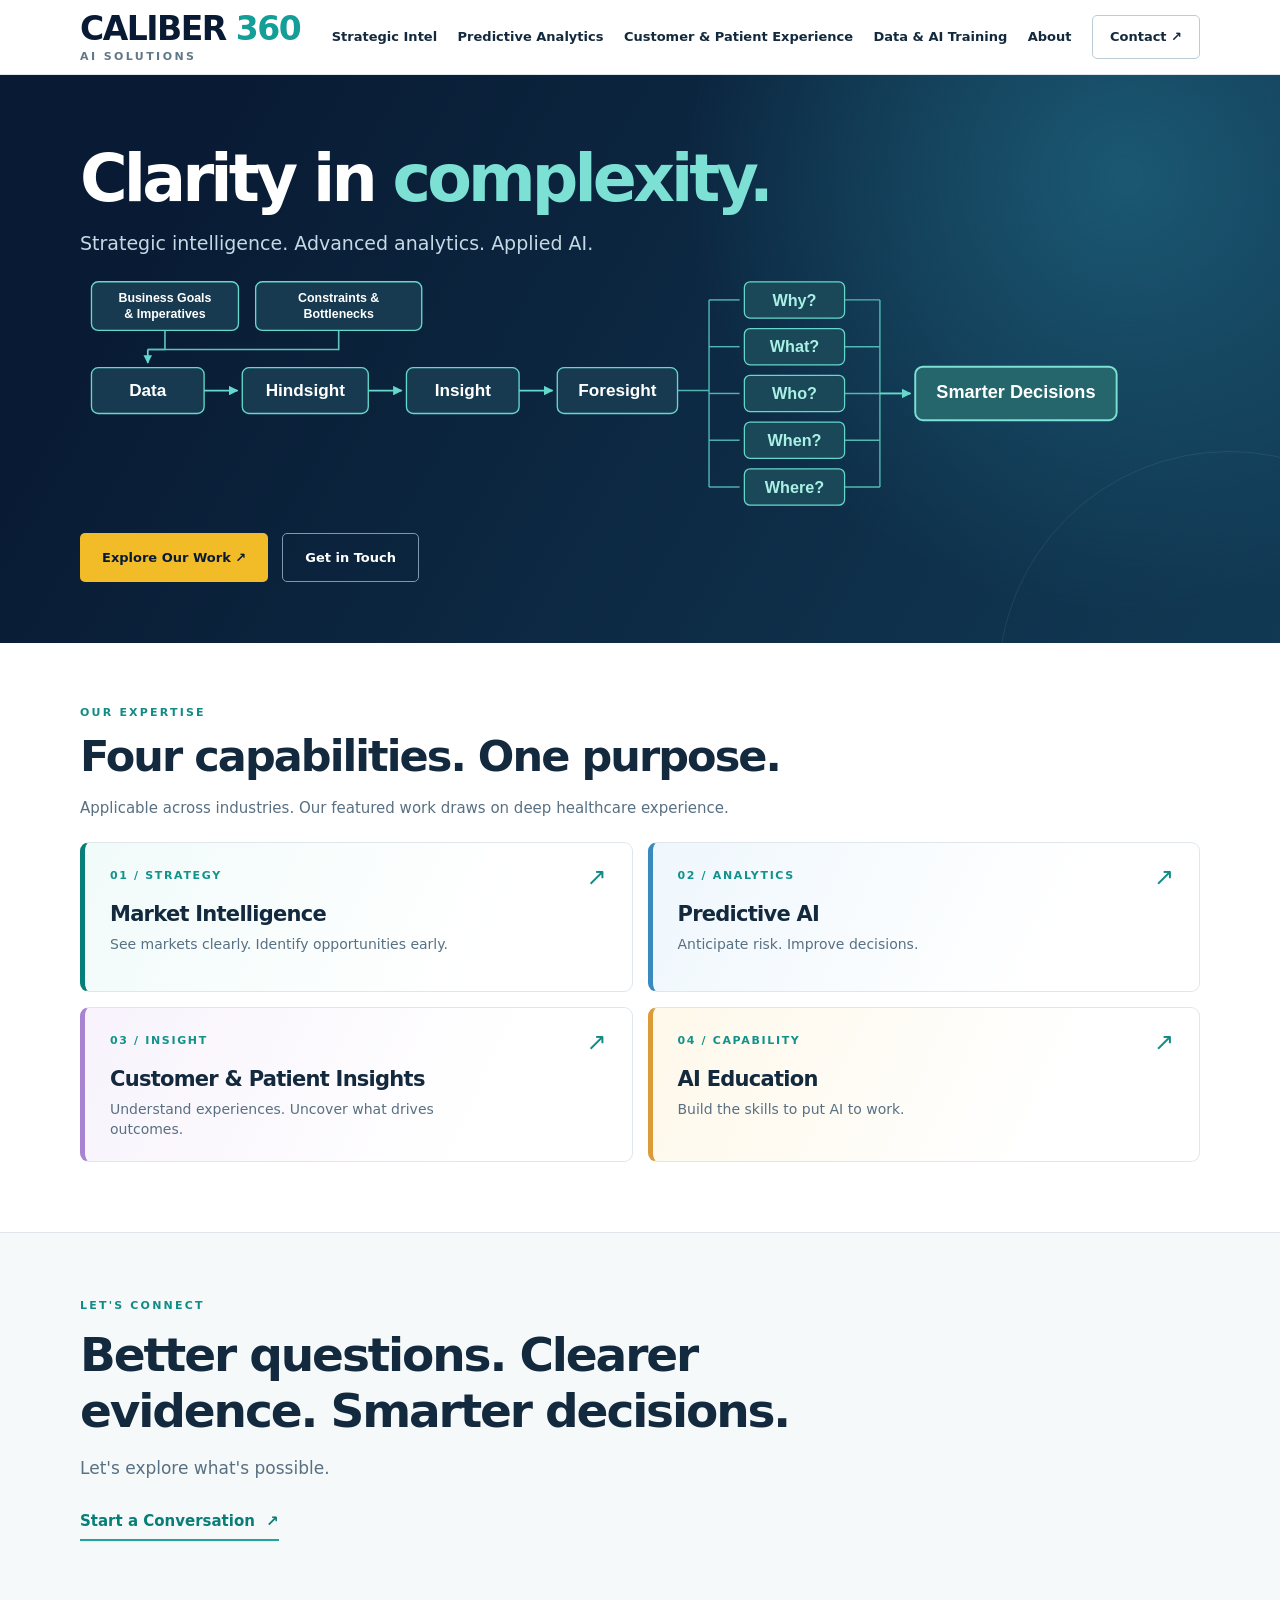
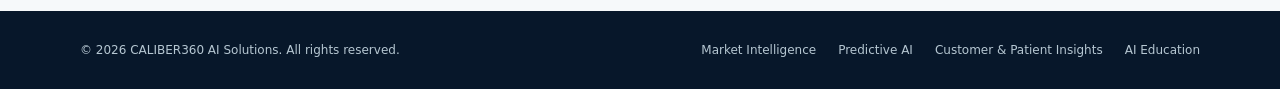
<file: index.html>
<!DOCTYPE html>

<html lang="en">
<head>
<meta charset="utf-8"/>
<meta content="width=device-width,initial-scale=1" name="viewport"/>
<meta content="#091b34" name="theme-color"/>
<meta content="CALIBER360 AI Solutions helps organizations turn complex data into strategic intelligence, predictive insights, customer understanding, and practical AI capabilities." name="description"/>
<title>
   CALIBER360 AI Solutions | Clarity in Complexity
  </title>
<style>
   :root{--navy:#091b34;--navy-mid:#133a55;--teal:#64d8cc;--teal-deep:#087e78;--gold:#f1bc28;--ink:#13293d;--muted:#587083;--line:#dfe7ec;--paper:#fff;--mist:#f6f9fa}
*{box-sizing:border-box}html{scroll-behavior:smooth}body{margin:0;color:var(--ink);background:var(--paper);font-family:Inter,ui-sans-serif,system-ui,-apple-system,"Segoe UI",Arial,sans-serif;-webkit-font-smoothing:antialiased;line-height:1.5}a{text-decoration:none;color:inherit}a:focus-visible{outline:3px solid var(--gold);outline-offset:4px}.wrap{width:min(1120px,calc(100% - 56px));margin-inline:auto}
header{background:#fff;border-bottom:1px solid var(--line)}.nav{min-height:86px;display:flex;align-items:center;justify-content:space-between;gap:24px}.brand{font-size:23px;line-height:1;letter-spacing:-.045em;font-weight:850;color:var(--navy)}.brand b{color:#139e97}.brand small{display:block;margin-top:7px;font-size:9px;letter-spacing:.26em;font-weight:700;color:#617889}.navlinks{display:flex;align-items:center;gap:30px;font-size:13px;font-weight:650}.navlinks a:hover,.footerlinks a:hover{color:var(--teal-deep)}.nav-contact{border:1px solid #bdcbd4;padding:11px 17px;border-radius:5px}
.hero{color:#fff;background:radial-gradient(circle at 88% 18%,#1b5872 0%,transparent 36%),linear-gradient(120deg,#091b34 15%,#113954 100%);position:relative;overflow:hidden}.hero:after{content:"";position:absolute;width:460px;height:460px;border:1px solid #ffffff13;border-radius:50%;right:-180px;bottom:-270px;pointer-events:none}.hero-inner{padding:125px 0 135px;max-width:900px}.eyebrow{font-size:11px;letter-spacing:.22em;text-transform:uppercase;font-weight:800;color:var(--teal)}h1{font-size:clamp(45px,6vw,76px);letter-spacing:-.06em;line-height:1.08;font-weight:720;max-width:900px;margin:23px 0 23px}h1 span{color:#7ce0d4}.hero-sub{font-size:clamp(17px,2vw,21px);color:#c5d9e5;max-width:665px;line-height:1.65;margin:0 0 38px}.actions{display:flex;gap:14px;flex-wrap:wrap}.btn{display:inline-flex;align-items:center;justify-content:center;min-height:49px;padding:12px 22px;font-size:13px;font-weight:800;border-radius:5px;transition:transform .2s,background .2s}.btn:hover{transform:translateY(-2px)}.btn-gold{background:var(--gold);color:var(--navy)}.btn-gold:hover{background:#ffd15b}.btn-outline{color:#fff;border:1px solid #7c9aaf}.btn-outline:hover{background:#ffffff12}
.capabilities{padding:99px 0 112px}.section-label{color:#118b85;font-size:11px;letter-spacing:.2em;text-transform:uppercase;font-weight:800}.section-title{font-size:clamp(29px,3.5vw,43px);letter-spacing:-.045em;line-height:1.15;margin:14px 0 38px;font-weight:710}.capability-note{color:var(--muted);font-size:15px;margin:-19px 0 30px;max-width:690px}.cards{display:grid;grid-template-columns:repeat(2,minmax(0,1fr));gap:19px}.card{border:1px solid var(--line);background:#fff;border-radius:9px;min-height:217px;padding:31px 32px;display:flex;flex-direction:column;transition:border-color .2s,box-shadow .2s,transform .2s}.card:hover{border-color:#a6d2d0;box-shadow:0 18px 42px #0c304512;transform:translateY(-3px)}.card-top{display:flex;align-items:center;justify-content:space-between;gap:14px}.card-num{font-size:11px;letter-spacing:.15em;color:#11928a;font-weight:800}.card-arrow{font-size:24px;color:#138b85;line-height:1}.card h3{font-size:23px;letter-spacing:-.035em;line-height:1.2;margin:20px 0 10px;font-weight:710}.card p{font-size:15px;color:var(--muted);margin:0;max-width:400px}.closing{background:var(--mist);border-top:1px solid var(--line);padding:92px 0 100px}.closing h2{font-size:clamp(30px,4vw,47px);line-height:1.2;letter-spacing:-.045em;margin:12px 0 16px;max-width:780px}.closing p{color:var(--muted);font-size:17px;margin:0 0 28px}.contact-link{display:inline-flex;align-items:center;gap:11px;color:var(--teal-deep);font-weight:800;font-size:15px;border-bottom:2px solid #20a49b;padding-bottom:6px}.contact-link:hover{color:#055e5a}footer{background:#07172a;color:#b6c7d2;padding:30px 0;font-size:12px}.foot{display:flex;align-items:center;justify-content:space-between;gap:20px;flex-wrap:wrap}.footerlinks{display:flex;flex-wrap:wrap;gap:22px}
@media(max-width:720px){.wrap{width:min(100% - 36px,1120px)}.nav{min-height:76px}.navlinks{gap:14px}.navlinks a:not(.nav-contact){display:none}.hero-inner{padding:92px 0 102px}.capabilities{padding:70px 0 80px}.cards{grid-template-columns:1fr}.card{min-height:180px;padding:27px}.closing{padding:72px 0 80px}.foot{align-items:flex-start;flex-direction:column}}
@media(prefers-reduced-motion:reduce){html{scroll-behavior:auto}.btn,.card{transition:none}}
  
.approach{padding:92px 0 100px;background:#0e2b43;color:#fff}.approach .section-label{color:var(--teal)}.approach .section-title{color:#fff;margin-bottom:19px}.approach-intro{font-size:18px;line-height:1.7;color:#d1e1ea;max-width:780px;margin:0 0 34px}.five-ws{display:grid;grid-template-columns:repeat(5,minmax(0,1fr));gap:14px;margin:0 0 30px}.w-item{border:1px solid #497187;background:#ffffff0a;border-radius:9px;padding:25px 10px;text-align:center}.w-item strong{font-size:clamp(18px,2.3vw,27px);letter-spacing:-.04em;color:#7ce0d4}.approach-detail{font-size:16px;line-height:1.75;color:#d1e1ea;max-width:820px}.approach-line{margin:27px 0 0;font-weight:800;font-size:clamp(19px,2.6vw,27px);color:#fff;letter-spacing:-.025em}@media(max-width:720px){.approach{padding:70px 0 80px}.five-ws{gap:6px}.w-item{padding:16px 3px}.w-item strong{font-size:clamp(12px,3.4vw,18px)}}@media(max-width:400px){.five-ws{grid-template-columns:repeat(3,minmax(0,1fr))}}

/* Compact, more confident homepage refinements */
.nav{min-height:74px}
.brand{font-size:clamp(26px,2.8vw,33px);letter-spacing:-.045em}
.brand small{font-size:11px;letter-spacing:.22em;margin-top:6px}
.hero-inner{padding:70px 0 76px;max-width:850px}
h1{font-size:clamp(42px,5.4vw,65px);margin:14px 0 14px;line-height:1.06}
.hero-sub{margin-bottom:25px;font-size:clamp(16px,1.8vw,19px)}
.capabilities{padding:62px 0 70px}
.section-title{margin:10px 0 24px}
.capability-note{margin:-8px 0 22px}
.cards{gap:15px}
.card{min-height:150px;padding:22px 25px;border-left:5px solid var(--teal-deep);background:linear-gradient(115deg,#f1fbfa,#fff 72%)}
.card:nth-child(2){border-left-color:#398ac0;background:linear-gradient(115deg,#eff7fd,#fff 72%)}
.card:nth-child(3){border-left-color:#a883d2;background:linear-gradient(115deg,#f8f3fc,#fff 72%)}
.card:nth-child(4){border-left-color:#db9b39;background:linear-gradient(115deg,#fff8ea,#fff 72%)}
.card h3{font-size:21px;margin:13px 0 7px}
.card p{font-size:14px;line-height:1.45}
.approach{padding:58px 0 64px}
.approach .section-title{margin-bottom:12px}
.approach-intro{margin:0 0 22px;font-size:16px}
.five-ws{gap:12px;margin-bottom:18px}
.w-item{padding:16px 8px}
.approach-line{margin:15px 0 0;font-size:clamp(19px,2.5vw,25px)}
.closing{padding:65px 0 70px}
@media(max-width:720px){
 .nav{min-height:72px}
 .brand{font-size:26px}
 .brand small{font-size:10px}
 .hero-inner{padding:65px 0 72px}
 .capabilities{padding:54px 0 60px}
 .card{min-height:135px;padding:20px 22px}
 .approach{padding:53px 0 59px}
 .closing{padding:55px 0 65px}
}

/* One-line Five Ws, integrated into the compact hero */
.hero-five-ws{color:#7ce0d4;font-weight:750;font-size:clamp(15px,2.1vw,20px);letter-spacing:.035em;line-height:1.5;margin:0 0 12px;word-spacing:.2em}
.hero-sub{margin-top:0}
@media(max-width:540px){.hero-five-ws{font-size:15px;letter-spacing:0;word-spacing:0}}

/* Compact learning-and-decision pipeline */
.intelligence-cycle{max-width:740px;margin:22px 0 24px}
.cycle-flow{display:flex;align-items:center;gap:9px}
.cycle-step{flex:1;min-width:0;padding:11px 10px;text-align:center;
 border:1px solid #4c8792;background:rgba(100,216,204,.09);
 border-radius:6px;color:#f4fbfd;font-size:clamp(12px,1.5vw,16px);font-weight:750}
.cycle-step:last-child{background:rgba(100,216,204,.19);border-color:#64d8cc}
.cycle-arrow{color:#7ce0d4;font-size:21px;font-weight:750;flex:0 0 auto}
.cycle-feedback{display:flex;align-items:center;gap:9px;color:#a3dcd8;
 font-size:12px;font-weight:650;letter-spacing:.035em;margin-top:5px}
.cycle-feedback svg{width:100%;height:25px;display:block;overflow:visible}
.hero-inner{padding-top:59px;padding-bottom:62px}
@media(max-width:560px){
 .cycle-flow{gap:4px}
 .cycle-step{padding:9px 3px;font-size:11px}
 .cycle-arrow{font-size:14px}
 .cycle-feedback{font-size:11px}
 .intelligence-cycle{margin:18px 0 20px}
}

/* Five-stage decision pipeline: final result is emphasized */
.intelligence-cycle{max-width:920px;margin:19px 0 23px}
.cycle-result{background:rgba(100,216,204,.25)!important;border-color:#7ce0d4!important;color:#ffffff!important}
.cycle-flow{gap:7px}
.cycle-step{font-size:clamp(11px,1.4vw,15px);padding:11px 6px}
@media(max-width:600px){.cycle-flow{flex-wrap:wrap;justify-content:center;gap:6px}.cycle-step{flex:0 1 auto;min-width:82px;padding:9px 8px;font-size:12px}.cycle-arrow{font-size:15px}}

/* Compact decision map: branching Five Ws integrated in the flow */
.decision-map{width:100%;max-width:1050px;margin:18px 0 22px;overflow-x:auto;-webkit-overflow-scrolling:touch;scrollbar-width:thin;scrollbar-color:#64d8cc transparent}
.decision-map svg{display:block;width:100%;min-width:720px;height:auto}
.hero-inner{max-width:1100px;padding-top:56px;padding-bottom:61px}
.hero-sub{margin-bottom:10px}
@media(max-width:720px){.decision-map svg{min-width:720px}.hero-inner{padding-top:55px;padding-bottom:58px}}

/* Navigation links remain available on smaller screens. */
.navlinks{gap:clamp(10px,1.6vw,24px);flex-wrap:wrap;justify-content:flex-end}
.navlinks a{white-space:nowrap}
@media(max-width:900px){.nav{align-items:flex-start;flex-direction:column;padding:16px 0;gap:14px}.navlinks{justify-content:flex-start;gap:10px 18px}.navlinks a{font-size:12px}}
@media(max-width:720px){.navlinks a:not(.nav-contact){display:inline-flex}.navlinks{width:100%;gap:12px 16px}.nav-contact{padding:7px 12px}}
</style>
<style>
/* Keep the five-stage pipeline on a single row on phones. */
.intelligence-cycle{max-width:100%;overflow-x:auto;overflow-y:hidden;-webkit-overflow-scrolling:touch;scrollbar-width:thin;scrollbar-color:#64d8cc transparent}
.cycle-flow{display:flex;flex-wrap:nowrap!important;justify-content:flex-start!important;width:max-content;min-width:100%;gap:6px}
.cycle-step{flex:1 0 auto;white-space:nowrap;min-width:0}
.cycle-arrow{flex:0 0 auto}
@media(max-width:600px){
  .cycle-flow{gap:4px}
  .cycle-step{flex:0 0 auto;min-width:0!important;padding:8px 7px;font-size:11px}
  .cycle-arrow{font-size:13px}
}

/* Responsive header and decision journey */
@media (max-width: 1000px) {
  .nav {flex-direction:column;align-items:stretch;gap:12px;padding:14px 0}
  .navlinks {display:flex;flex-wrap:wrap;justify-content:flex-start;gap:7px 9px;width:100%}
  .navlinks a {display:inline-flex!important;align-items:center;white-space:normal;font-size:12px;line-height:1.25;padding:9px 11px;border:1px solid var(--line);border-radius:6px;background:#f8fbfc}
  .navlinks .nav-contact {background:#fff;border-color:#bdcbd4}
}
@media (max-width: 600px) {
  .wrap {width:calc(100% - 32px)}
  .navlinks {display:grid;grid-template-columns:repeat(2,minmax(0,1fr));gap:8px}
  .navlinks a {justify-content:center;text-align:center;min-width:0;min-height:43px;font-size:11.5px;padding:8px 6px}
  .navlinks a:nth-child(3) {font-size:11px}
  .brand {font-size:27px}
  .hero-inner {padding-top:42px;padding-bottom:48px}
  h1 {font-size:clamp(39px,10vw,52px)}
  .decision-map {overflow:visible;margin:18px 0 24px}
  .decision-map svg {display:none}
  .mobile-journey {display:block}
  .mobile-context {display:grid;grid-template-columns:repeat(2,minmax(0,1fr));gap:8px;margin-bottom:2px}
  .mobile-context .mobile-stage {display:flex;align-items:center;justify-content:center;min-height:58px;font-size:12px;line-height:1.3}
  .mobile-stages {display:grid;grid-template-columns:repeat(2,minmax(0,1fr));gap:8px}
  .mobile-stage {padding:11px 8px;text-align:center;border:1px solid #64d8cc;border-radius:6px;background:#173a50;color:#fff;font-size:14px;font-weight:650}
  .mobile-questions {display:flex;flex-wrap:wrap;justify-content:center;gap:6px}
  .mobile-questions span {border:1px solid #64d8cc;border-radius:5px;background:#1b4858;color:#a9f0e6;padding:7px 10px;font-size:12px;font-weight:700}
  .mobile-result {text-align:center;margin-top:12px;border:2px solid #7ce0d4;background:#24666c;border-radius:7px;padding:13px 8px;font-weight:750}
  .mobile-journey-arrow {text-align:center;color:#7ce0d4;font-size:19px;line-height:1.4}
}
.mobile-journey {display:none}
@media (max-width:600px){.mobile-journey{display:block}}

/* Final responsive refinements: no horizontal diagram overflow on phones/tablets. */
@media (max-width: 820px) {
  .decision-map {width:100%;max-width:100%;overflow:visible;margin:18px 0 24px}
  .decision-map > svg {display:none}
  .mobile-journey {display:block}
  .mobile-context,.mobile-stages {display:grid;grid-template-columns:repeat(2,minmax(0,1fr));gap:8px}
  .mobile-context .mobile-stage {display:flex;align-items:center;justify-content:center;min-height:62px;font-size:clamp(11px,2.6vw,14px);line-height:1.35}
  .mobile-stages .mobile-stage {display:flex;align-items:center;justify-content:center;min-height:47px}
  .mobile-stage {min-width:0;padding:10px 7px;text-align:center;border:1px solid #64d8cc;border-radius:6px;background:#173a50;color:#fff;font-size:14px;font-weight:650}
  .mobile-journey-arrow {text-align:center;color:#7ce0d4;font-size:21px;line-height:1.5}
  .mobile-questions {display:flex;flex-wrap:wrap;justify-content:center;gap:6px}
  .mobile-questions span {border:1px solid #64d8cc;border-radius:5px;background:#1b4858;color:#a9f0e6;padding:7px 10px;font-size:12px;font-weight:700}
  .mobile-result {text-align:center;margin-top:0;border:2px solid #7ce0d4;background:#24666c;border-radius:7px;padding:13px 8px;font-weight:750}
}
@media (max-width: 380px) {
  .wrap {width:calc(100% - 26px)}
  .navlinks {gap:6px}
  .navlinks a {font-size:11px;padding:8px 5px;overflow-wrap:anywhere}
  .mobile-context .mobile-stage {font-size:11px;padding:9px 5px}
  .mobile-questions span {padding:7px 8px}
}
</style>
</head>
<body>
<header>
<div class="wrap nav">
<a aria-label="CALIBER360 AI Solutions home" class="brand" href="/">
     CALIBER
     <b>
      360
     </b>
<small>
      AI SOLUTIONS
     </small>
</a>
<nav aria-label="Main navigation" class="navlinks"><a href="/ambulatory/">Strategic Intel</a><a href="/ml/">Predictive Analytics</a><a href="/patient-experience/">Customer &amp; Patient Experience</a><a href="/training/">Data &amp; AI Training</a><a href="/about/">About</a><a class="nav-contact" href="mailto:ali.lakhani@caliber360ai.com?subject=CALIBER360%20Inquiry">Contact ↗</a></nav>
</div>
</header>
<main>
<section class="hero">
<div class="wrap">
<div class="hero-inner">
<h1>
       Clarity in
       <span>
        complexity.
       </span>
</h1>
<p class="hero-sub">
       Strategic intelligence. Advanced analytics. Applied AI.
      </p>
<div aria-label="Business Goals and Imperatives and Constraints and Bottlenecks guide Data, which flows to Hindsight, Insight, and Foresight. Foresight branches into five questions: Why, What, Who, When, and Where. All five lead to Smarter Decisions." class="decision-map" id="approach" role="img">
<svg aria-hidden="true" viewbox="0 0 1100 245" xmlns="http://www.w3.org/2000/svg">
<defs><marker id="arrowhead" markerheight="5" markerwidth="5" orient="auto-start-reverse" refx="9" refy="5" viewbox="0 0 10 10"><path d="M0 0 L10 5 L0 10 Z" fill="#64d8cc"></path></marker></defs>
<!-- Business context precedes data selection -->
<g fill="#173a50" stroke="#64d8cc" stroke-width="1.4">
  <rect x="12" y="5" width="154" height="51" rx="7"></rect>
  <rect x="184" y="5" width="174" height="51" rx="7"></rect>
</g>
<g fill="#fff" font-family="Arial, sans-serif" font-size="13" font-weight="600" text-anchor="middle">
  <text x="89" y="26">Business Goals</text><text x="89" y="43">&amp; Imperatives</text>
  <text x="271" y="26">Constraints &amp;</text><text x="271" y="43">Bottlenecks</text>
</g>
<g fill="none" stroke="#64d8cc" stroke-width="1.7" opacity=".9">
  <path d="M89 56 V76 H71"></path><path d="M271 56 V76 H71"></path>
</g>
<path d="M71 76 V90" fill="none" stroke="#64d8cc" stroke-width="1.8" marker-end="url(#arrowhead)"></path>
<!-- first stages -->
<g fill="#173a50" stroke="#64d8cc" stroke-width="1.4">
<rect height="48" rx="7" width="118" x="12" y="95"></rect>
<rect height="48" rx="7" width="132" x="170" y="95"></rect>
<rect height="48" rx="7" width="118" x="342" y="95"></rect>
<rect height="48" rx="7" width="126" x="500" y="95"></rect>
</g>
<g fill="#fff" font-family="Arial, sans-serif" font-size="18" font-weight="600" text-anchor="middle">
<text x="71" y="125">Data</text><text x="236" y="125">Hindsight</text><text x="401" y="125">Insight</text><text x="563" y="125">Foresight</text>
</g>
<g fill="none" marker-end="url(#arrowhead)" stroke="#64d8cc" stroke-width="2">
<path d="M130 119 H165"></path><path d="M302 119 H337"></path><path d="M460 119 H495"></path>
</g>
<!-- Five Ws, stacked after foresight -->
<g fill="#1b4858" stroke="#64d8cc" stroke-width="1.3">
<rect height="38" rx="6" width="105" x="696" y="5"></rect>
<rect height="38" rx="6" width="105" x="696" y="54"></rect>
<rect height="38" rx="6" width="105" x="696" y="103"></rect>
<rect height="38" rx="6" width="105" x="696" y="152"></rect>
<rect height="38" rx="6" width="105" x="696" y="201"></rect>
</g>
<g fill="#a9f0e6" font-family="Arial, sans-serif" font-size="17" font-weight="700" text-anchor="middle">
<text x="748.5" y="30">Why?</text><text x="748.5" y="79">What?</text><text x="748.5" y="128">Who?</text><text x="748.5" y="177">When?</text><text x="748.5" y="226">Where?</text>
</g>
<!-- branch from foresight to all five Ws -->
<g fill="none" opacity=".8" stroke="#64d8cc" stroke-width="1.5">
<path d="M626 119 H659"></path><path d="M659 24 V220"></path>
<path d="M659 24 H691"></path><path d="M659 73 H691"></path><path d="M659 122 H691"></path><path d="M659 171 H691"></path><path d="M659 220 H691"></path>
</g>
<!-- converge toward the outcome -->
<g fill="none" opacity=".8" stroke="#64d8cc" stroke-width="1.5">
<path d="M801 24 H838"></path><path d="M801 73 H838"></path><path d="M801 122 H838"></path><path d="M801 171 H838"></path><path d="M801 220 H838"></path>
<path d="M838 24 V220"></path>
</g>
<path d="M838 122 H870" fill="none" marker-end="url(#arrowhead)" stroke="#64d8cc" stroke-width="2"></path>
<rect fill="#24666c" height="56" rx="8" stroke="#7ce0d4" stroke-width="2" width="211" x="875" y="94"></rect>
<text fill="#fff" font-family="Arial, sans-serif" font-size="19" font-weight="700" text-anchor="middle" x="980.5" y="127">Smarter Decisions</text>
</svg>
<div class="mobile-journey" aria-hidden="true">
  <div class="mobile-context"><div class="mobile-stage">Business Goals &amp; Imperatives</div><div class="mobile-stage">Constraints &amp; Bottlenecks</div></div>
  <div class="mobile-journey-arrow">↓</div>
  <div class="mobile-stages"><div class="mobile-stage">Data</div><div class="mobile-stage">Hindsight</div><div class="mobile-stage">Insight</div><div class="mobile-stage">Foresight</div></div>
  <div class="mobile-journey-arrow">↓</div>
  <div class="mobile-questions"><span>Why?</span><span>What?</span><span>Who?</span><span>When?</span><span>Where?</span></div>
  <div class="mobile-journey-arrow">↓</div>
  <div class="mobile-result">Smarter Decisions</div>
</div>
</div>
<div class="actions">
<a class="btn btn-gold" href="#capabilities">
        Explore Our Work ↗
       </a>
<a class="btn btn-outline" href="mailto:ali.lakhani@caliber360ai.com?subject=CALIBER360%20Inquiry">
        Get in Touch
       </a>
</div>
</div>
</div>
</section>
<section class="capabilities" id="capabilities">
<div class="wrap">
<div class="section-label">
      Our expertise
     </div>
<h2 class="section-title">
      Four capabilities. One purpose.
     </h2>
<p class="capability-note">
      Applicable across industries. Our featured work draws on deep healthcare experience.
     </p>
<div class="cards">
<a class="card" href="/ambulatory/">
<div class="card-top">
<span class="card-num">
         01 / STRATEGY
        </span>
<span aria-hidden="true" class="card-arrow">
         ↗
        </span>
</div>
<h3>
        Market Intelligence
       </h3>
<p>
        See markets clearly. Identify opportunities early.
       </p>
</a>
<a class="card" href="/ml/">
<div class="card-top">
<span class="card-num">
         02 / ANALYTICS
        </span>
<span aria-hidden="true" class="card-arrow">
         ↗
        </span>
</div>
<h3>
        Predictive AI
       </h3>
<p>
        Anticipate risk. Improve decisions.
       </p>
</a>
<a class="card" href="/patient-experience/">
<div class="card-top">
<span class="card-num">
         03 / INSIGHT
        </span>
<span aria-hidden="true" class="card-arrow">
         ↗
        </span>
</div>
<h3>
        Customer &amp; Patient Insights
       </h3>
<p>
        Understand experiences. Uncover what drives outcomes.
       </p>
</a>
<a class="card" href="/training/">
<div class="card-top">
<span class="card-num">
         04 / CAPABILITY
        </span>
<span aria-hidden="true" class="card-arrow">
         ↗
        </span>
</div>
<h3>
        AI Education
       </h3>
<p>
        Build the skills to put AI to work.
       </p>
</a>
</div>
</div>
</section>
<section class="closing" id="contact">
<div class="wrap">
<div class="section-label">
      Let's connect
     </div>
<h2>
      Better questions. Clearer evidence. Smarter decisions.
     </h2>
<p>
      Let's explore what's possible.
     </p>
<a class="contact-link" href="mailto:ali.lakhani@caliber360ai.com?subject=Let's%20talk%20about%20CALIBER360">
      Start a Conversation
      <span aria-hidden="true">
       ↗
      </span>
</a>
</div>
</section>
</main>
<footer>
<div class="wrap foot">
<span>
     ©
     <span id="year">
      2026
     </span>
     CALIBER360 AI Solutions. All rights reserved.
    </span>
<nav aria-label="Footer navigation" class="footerlinks">
<a href="/ambulatory/">
      Market Intelligence
     </a>
<a href="/ml/">
      Predictive AI
     </a>
<a href="/patient-experience/">
      Customer &amp; Patient Insights
     </a>
<a href="/training/">
      AI Education
     </a>
</nav>
</div>
</footer>
</body>
</html>
</file>
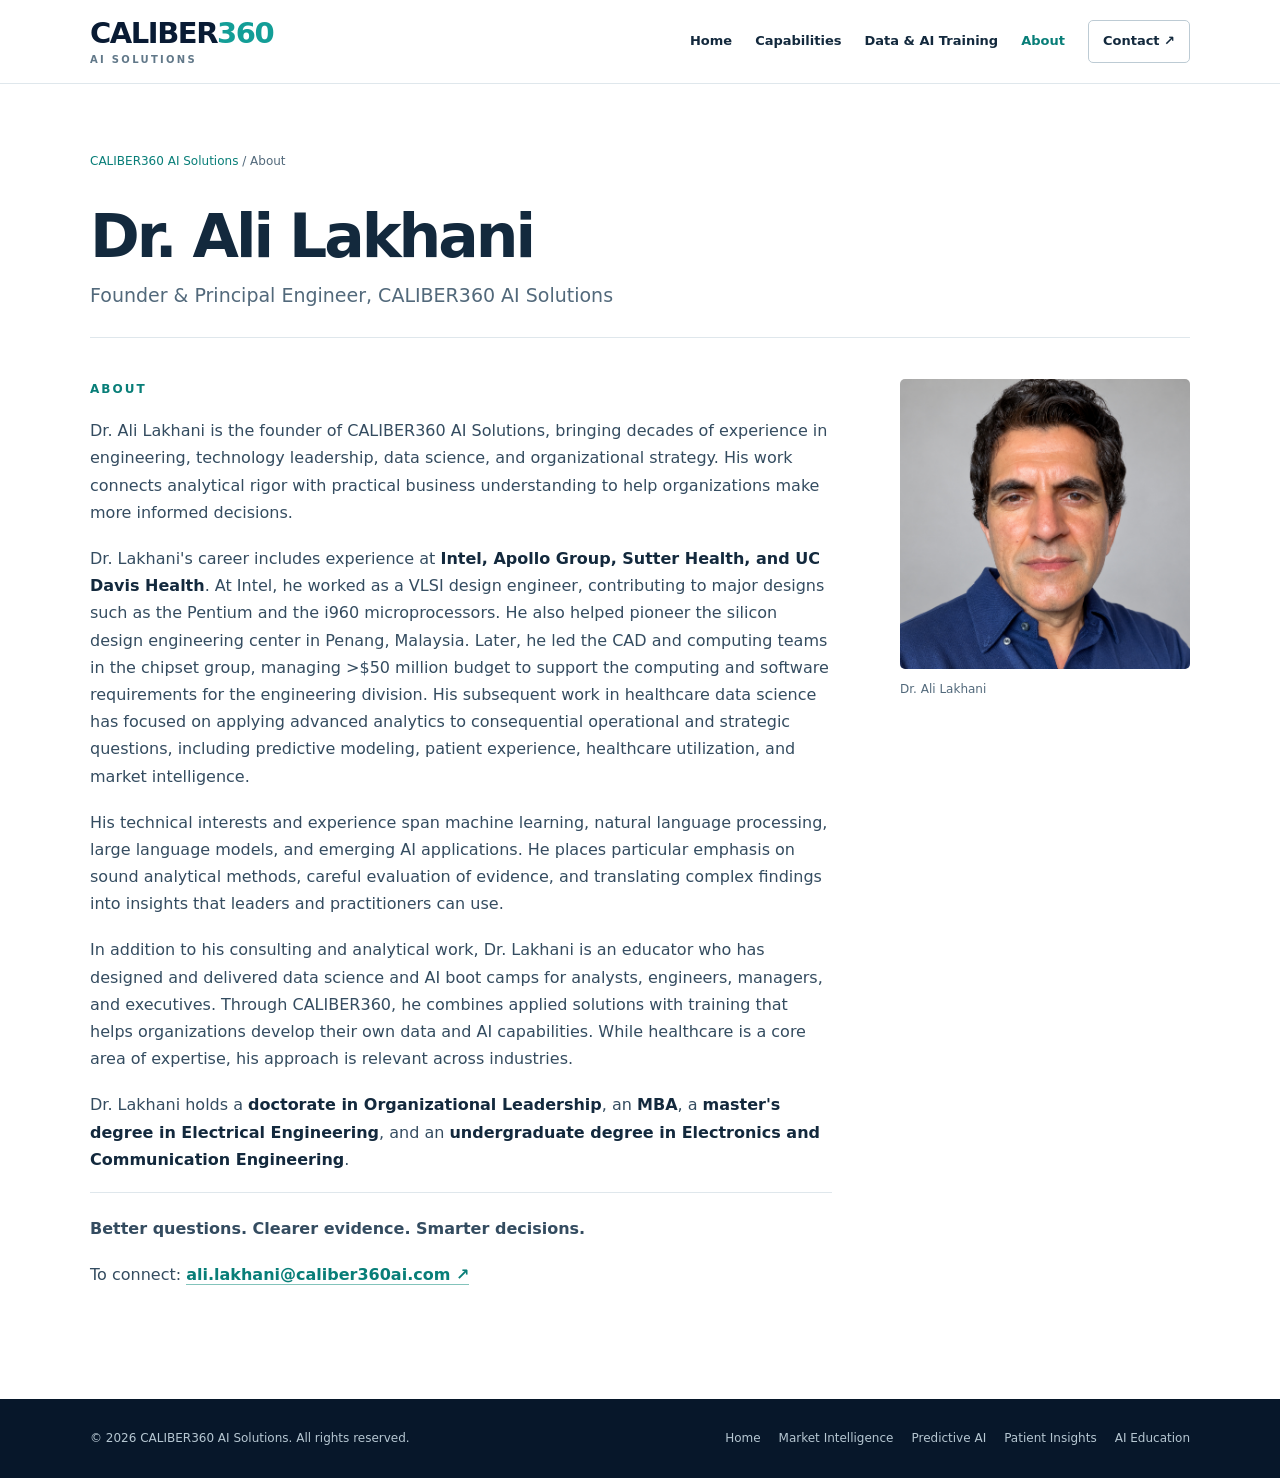
<file: about/index.html>
<!doctype html>
<html lang="en">
<head>
<meta charset="utf-8"><meta name="viewport" content="width=device-width,initial-scale=1">
<meta name="description" content="Dr. Ali Lakhani is Founder of CALIBER360 AI Solutions, bringing experience in technology leadership, healthcare data science, artificial intelligence, and education.">
<meta name="theme-color" content="#091b34">
<title>Dr. Ali Lakhani | CALIBER360 AI Solutions</title>
<style>
:root{--navy:#091b34;--teal:#087e78;--ink:#13293d;--muted:#52697b;--line:#dfe7ec;--gold:#f1bc28}
*{box-sizing:border-box}body{margin:0;background:#fff;color:var(--ink);font:16px/1.7 Inter,system-ui,-apple-system,"Segoe UI",Arial,sans-serif;-webkit-font-smoothing:antialiased}a{color:inherit;text-decoration:none}a:focus-visible{outline:3px solid var(--gold);outline-offset:4px}.wrap{width:min(1100px,calc(100% - 48px));margin:auto}
header{border-bottom:1px solid var(--line)}.nav{display:flex;align-items:center;justify-content:space-between;gap:24px;min-height:83px}.brand{font-size:29px;font-weight:850;letter-spacing:-.05em;color:var(--navy);line-height:1}.brand b{color:#139e97}.brand small{display:block;margin-top:7px;font-size:10px;letter-spacing:.23em;font-weight:750;color:#617889}.links{display:flex;align-items:center;gap:23px;font-size:13px;font-weight:650}.links a:hover,.links [aria-current]{color:var(--teal)}.contact{border:1px solid #bdcbd4;border-radius:5px;padding:9px 14px}
main{padding:67px 0 92px}.breadcrumb{font-size:12px;color:var(--muted);margin:0 0 32px}.breadcrumb a{color:var(--teal)}.heading{border-bottom:1px solid var(--line);padding-bottom:26px;margin-bottom:41px}h1{font-size:clamp(40px,5vw,60px);letter-spacing:-.05em;line-height:1.12;margin:0 0 8px;font-weight:740}.role{font-size:19px;color:var(--muted);margin:0}.bio-layout{display:grid;grid-template-columns:minmax(0,1fr) 290px;gap:68px;align-items:start}.label{font-size:12px;text-transform:uppercase;letter-spacing:.17em;font-weight:800;color:var(--teal);margin:0 0 18px}.bio p{font-size:16px;margin:0 0 19px;color:#344c60}.bio strong{color:var(--ink)}.portrait{margin:0}.portrait img{display:block;width:100%;height:auto;aspect-ratio:1;object-fit:cover;border-radius:5px}.portrait figcaption{font-size:12px;color:var(--muted);margin-top:10px}.signature{border-top:1px solid var(--line);margin-top:31px;padding-top:22px;font-weight:700;color:var(--navy);font-size:17px}.connect{margin-top:30px;font-size:14px}.connect a{color:var(--teal);font-weight:750;border-bottom:1px solid #83c3bb}footer{background:#07172a;color:#b6c7d2;padding:29px 0;font-size:12px}.foot{display:flex;justify-content:space-between;gap:20px;flex-wrap:wrap}.footlinks{display:flex;gap:18px;flex-wrap:wrap}.footlinks a:hover{color:#fff}
@media(max-width:760px){.wrap{width:min(100% - 36px,1100px)}.nav{padding:16px 0;flex-direction:column;align-items:flex-start}.links{gap:13px;flex-wrap:wrap;font-size:12px}main{padding:40px 0 65px}.heading{margin-bottom:28px}.bio-layout{grid-template-columns:1fr;gap:27px}.portrait{grid-row:1;width:min(250px,100%)}h1{font-size:43px}}
</style>
</head>
<body>
<header><div class="wrap nav"><a class="brand" href="/" aria-label="CALIBER360 AI Solutions home">CALIBER<b>360</b><small>AI SOLUTIONS</small></a><nav class="links" aria-label="Main navigation"><a href="/">Home</a><a href="/#capabilities">Capabilities</a><a href="/training/">Data &amp; AI Training</a><a href="/about/" aria-current="page">About</a><a class="contact" href="mailto:ali.lakhani@caliber360ai.com?subject=CALIBER360%20Inquiry">Contact ↗</a></nav></div></header>
<main><div class="wrap">
<p class="breadcrumb"><a href="/">CALIBER360 AI Solutions</a> / About</p>
<div class="heading"><h1>Dr. Ali Lakhani</h1><p class="role">Founder &amp; Principal Engineer, CALIBER360 AI Solutions</p></div>
<div class="bio-layout"><article class="bio"><div class="label">About</div>
<p>Dr. Ali Lakhani is the founder of CALIBER360 AI Solutions, bringing decades of experience in engineering, technology leadership, data science, and organizational strategy. His work connects analytical rigor with practical business understanding to help organizations make more informed decisions.</p>
<p>Dr. Lakhani's career includes experience at <strong>Intel, Apollo Group, Sutter Health, and UC Davis Health</strong>. At Intel, he worked as a VLSI design engineer, contributing to major designs such as the Pentium and the i960 microprocessors.  He also helped pioneer the silicon design engineering center in Penang, Malaysia.  Later, he led the CAD and computing teams in the chipset group, managing >$50 million budget to support the computing and software requirements for the engineering division. His subsequent work in healthcare data science has focused on applying advanced analytics to consequential operational and strategic questions, including predictive modeling, patient experience, healthcare utilization, and market intelligence.</p>
<p>His technical interests and experience span machine learning, natural language processing, large language models, and emerging AI applications. He places particular emphasis on sound analytical methods, careful evaluation of evidence, and translating complex findings into insights that leaders and practitioners can use.</p>
<p>In addition to his consulting and analytical work, Dr. Lakhani is an educator who has designed and delivered data science and AI boot camps for analysts, engineers, managers, and executives. Through CALIBER360, he combines applied solutions with training that helps organizations develop their own data and AI capabilities. While healthcare is a core area of expertise, his approach is relevant across industries.</p>
<p>Dr. Lakhani holds a <strong>doctorate in Organizational Leadership</strong>, an <strong>MBA</strong>, a <strong>master's degree in Electrical Engineering</strong>, and an <strong>undergraduate degree in Electronics and Communication Engineering</strong>.</p>
<p class="signature">Better questions. Clearer evidence. Smarter decisions.</p>
<p class="connect">To connect: <a href="mailto:ali.lakhani@caliber360ai.com?subject=Connecting%20with%20Dr.%20Ali%20Lakhani">ali.lakhani@caliber360ai.com ↗</a></p>
</article><figure class="portrait"><img src="Ali.jpg" alt="Dr. Ali Lakhani" width="400" height="400"><figcaption>Dr. Ali Lakhani</figcaption></figure></div>
</div></main>
<footer><div class="wrap foot"><span>© 2026 CALIBER360 AI Solutions. All rights reserved.</span><nav class="footlinks" aria-label="Footer navigation"><a href="/">Home</a><a href="/ambulatory/">Market Intelligence</a><a href="/ml/">Predictive AI</a><a href="/patient-experience/">Patient Insights</a><a href="/training/">AI Education</a></nav></div></footer>
</body></html>
</file>
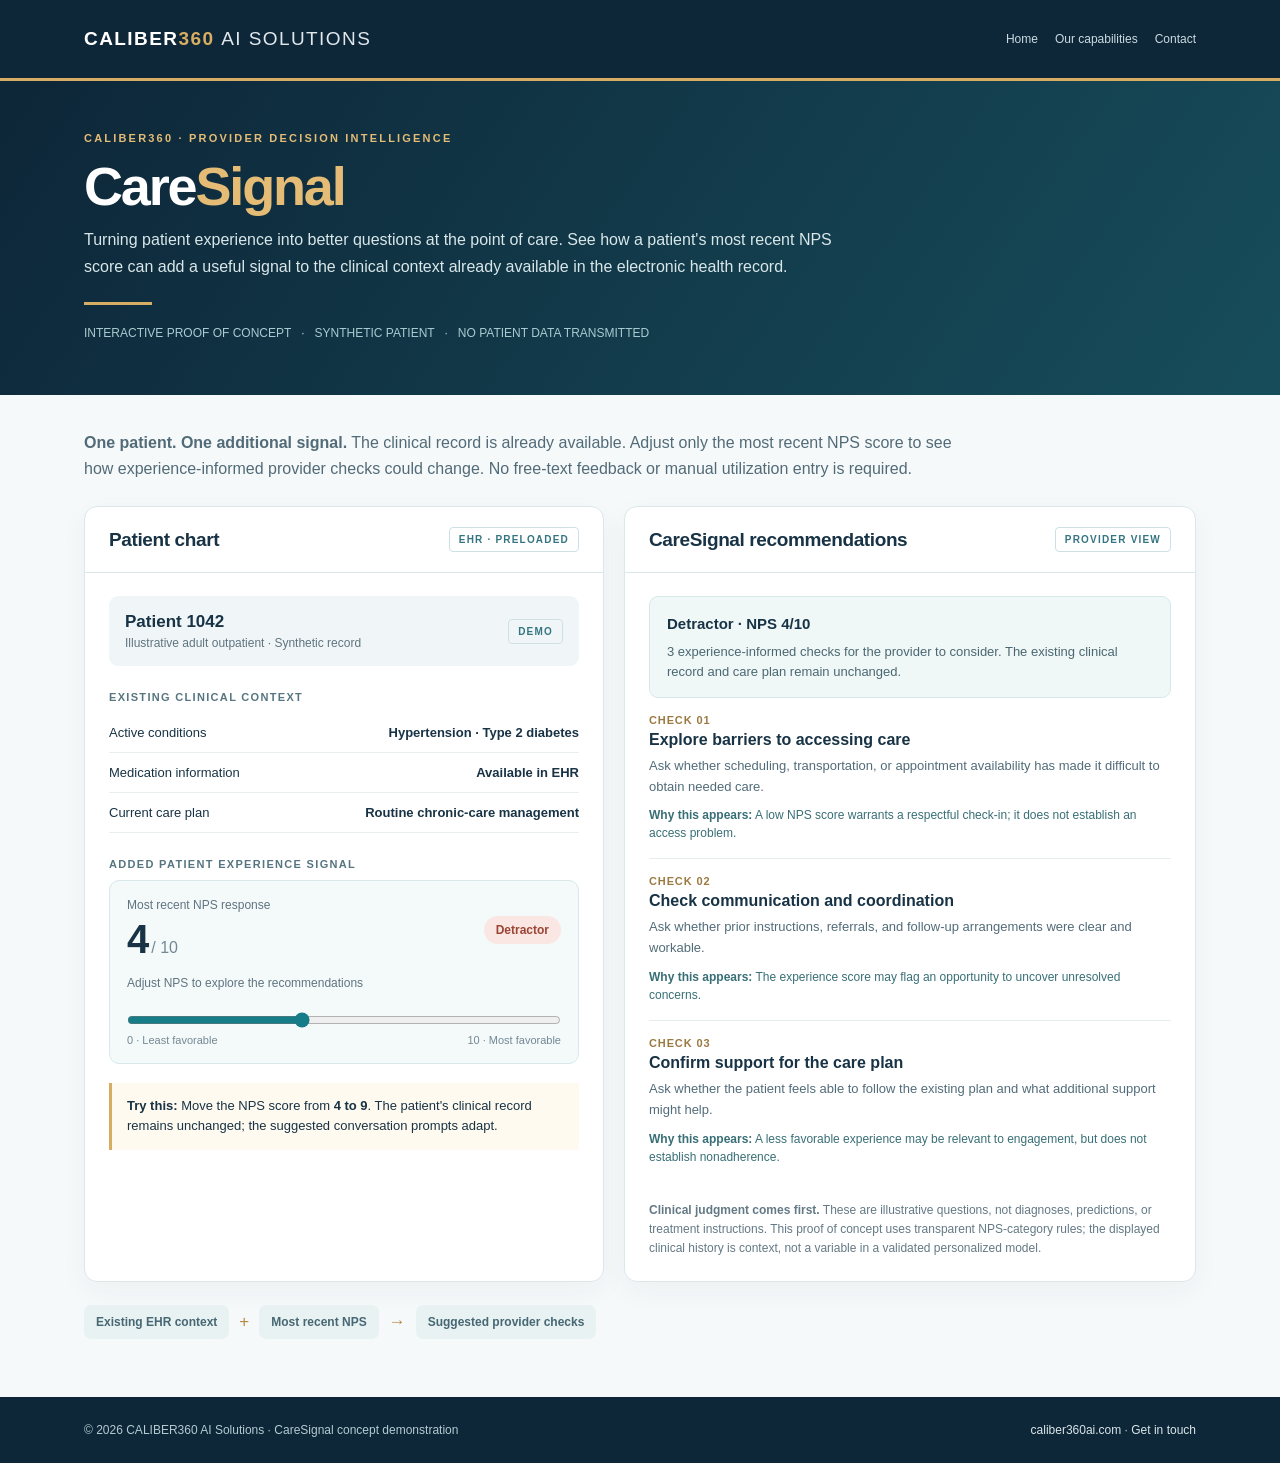
<file: caresignal-provider/index.html>
<!doctype html>
<html lang="en"><head><meta charset="utf-8"><meta name="viewport" content="width=device-width, initial-scale=1"><meta name="theme-color" content="#0d2638"><title>CareSignal | CALIBER360 AI Solutions</title><style>
:root{--navy:#0d2638;--navy2:#14384b;--teal:#167c87;--gold:#d6ad62;--ink:#183345;--muted:#5f7480;--line:#dce7ea;--paper:#f6f9fa;--white:#fff;font-family:Inter,"Segoe UI",Arial,sans-serif}*{box-sizing:border-box}html{scroll-behavior:smooth}body{margin:0;background:var(--paper);color:var(--ink)}a{color:inherit}button,input{font:inherit}.container{max-width:1160px;margin:auto;padding:0 24px}.top{background:var(--navy);color:white;border-bottom:3px solid var(--gold)}.nav{display:flex;align-items:center;justify-content:space-between;gap:20px;min-height:78px}.brand{text-decoration:none;font-weight:800;letter-spacing:.075em;font-size:19px;white-space:nowrap}.brand span{color:var(--gold)}.navlinks{display:flex;flex-wrap:wrap;gap:17px;font-size:12px;color:#cbdbe1}.navlinks a{text-decoration:none}.navlinks a:hover,.navlinks a:focus{color:white;text-decoration:underline}.hero{background:linear-gradient(125deg,#0d2638,#174d5b);color:white;padding:51px 0 55px}.kicker{text-transform:uppercase;font-size:11px;font-weight:800;letter-spacing:.2em;color:#e4bc75}.hero h1{font-size:clamp(34px,5vw,54px);line-height:1.08;letter-spacing:-.04em;margin:13px 0 12px}.hero h1 span{color:#e4bc75}.hero p{max-width:760px;line-height:1.65;color:#d9e7e9;font-size:16px;margin:0}.hero .meta{margin-top:21px;font-size:12px;color:#a9cbd1}.goldline{height:3px;background:var(--gold);width:68px;margin-top:22px}.main{padding-top:35px;padding-bottom:58px}.lead{margin:0 0 25px;line-height:1.6;color:#526b78;max-width:870px}.layout{display:grid;grid-template-columns:minmax(0,1fr) minmax(0,1.1fr);gap:20px}.panel{background:white;border:1px solid var(--line);border-radius:13px;box-shadow:0 9px 28px #16384a0b;overflow:hidden}.panelhead{padding:20px 24px;border-bottom:1px solid var(--line);display:flex;justify-content:space-between;gap:12px;align-items:center}.panelhead h2{font-size:19px;margin:0;letter-spacing:-.02em}.tag{font-size:10px;text-transform:uppercase;letter-spacing:.12em;font-weight:800;border:1px solid #cfe0e4;color:#357582;padding:6px 9px;border-radius:4px}.panelbody{padding:23px 24px}.patient{background:#f0f6f7;border-radius:9px;padding:16px;display:flex;justify-content:space-between;align-items:center;gap:10px}.patient strong{font-size:17px}.sub{display:block;color:var(--muted);font-size:12px;margin-top:4px}.eyebrow{font-size:11px;font-weight:800;letter-spacing:.12em;text-transform:uppercase;color:#567581;margin:25px 0 10px}.field{display:flex;align-items:baseline;justify-content:space-between;gap:15px;padding:12px 0;border-bottom:1px solid #e9eff1;font-size:13px}.field span:last-child{text-align:right;font-weight:650}.npsbox{background:#f4f9fa;border:1px solid #d8e7e9;border-radius:10px;padding:17px;margin-top:8px}.scoreline{display:flex;align-items:center;justify-content:space-between}.bigscore{font-size:40px;letter-spacing:-.06em;font-weight:800;line-height:1.1}.bigscore small{font-size:16px;color:#728894;font-weight:500;letter-spacing:0}.pill{font-size:12px;font-weight:800;padding:7px 12px;border-radius:30px}.detractor{background:#fae6e2;color:#9b4435}.passive{background:#fff1d7;color:#866117}.promoter{background:#dff3e9;color:#28744e}input[type=range]{width:100%;accent-color:var(--teal);margin:22px 0 6px;cursor:pointer}.rangeends{display:flex;justify-content:space-between;color:#738894;font-size:11px}.tip{border-left:3px solid var(--gold);background:#fffaf0;padding:13px 15px;font-size:13px;line-height:1.55;margin-top:19px}.introrec{background:#eff7f7;border:1px solid #d7e8e9;border-radius:9px;padding:15px 17px;line-height:1.55;font-size:13px}.introrec strong{font-size:15px}.introrec p{margin:6px 0 0;color:#4b6872}.rec{padding:16px 0;border-bottom:1px solid #e5edef}.rec:last-child{border:0}.recnum{font-size:11px;font-weight:800;color:#9b7a42;letter-spacing:.08em}.rec h3{font-size:16px;margin:5px 0 7px}.rec p{font-size:13px;line-height:1.6;margin:0 0 9px;color:#526c79}.reason{font-size:12px;color:#386f76;line-height:1.5}.disclaimer{font-size:12px;line-height:1.6;color:#637985;margin:19px 0 0}.process{margin-top:23px;display:flex;gap:10px;flex-wrap:wrap;align-items:center;font-size:12px;color:#476773}.process b{padding:10px 12px;background:#e8f2f3;border-radius:7px}.process .arrow{color:#b68a46;font-size:17px}footer{background:var(--navy);color:#b5cbd2;padding:26px 0;font-size:12px}footer .container{display:flex;justify-content:space-between;gap:15px;flex-wrap:wrap}footer a{text-decoration:none;color:#d9e6e9}@media(max-width:850px){.layout{grid-template-columns:1fr}.nav{align-items:flex-start;flex-direction:column;padding-top:18px;padding-bottom:18px;gap:13px}.navlinks{gap:11px}.hero{padding:39px 0}.container{padding:0 17px}}@media(max-width:460px){.panelhead,.panelbody{padding:17px}.hero h1{font-size:35px}.navlinks{font-size:11px}}
</style></head><body><header class="top"><div class="container nav"><a class="brand" href="https://caliber360ai.com/">CALIBER<span>360</span> <span style="font-weight:500;color:#e1e8eb">AI SOLUTIONS</span></a><nav class="navlinks" aria-label="Site navigation"><a href="https://caliber360ai.com/">Home</a><a href="https://caliber360ai.com/" title="Return to CALIBER360">Our capabilities</a><a href="mailto:ali.lakhani@caliber360ai.com">Contact</a></nav></div></header><section class="hero"><div class="container"><div class="kicker">CALIBER360 · Provider decision intelligence</div><h1>Care<span>Signal</span></h1><p>Turning patient experience into better questions at the point of care. See how a patient's most recent NPS score can add a useful signal to the clinical context already available in the electronic health record.</p><div class="goldline"></div><div class="meta">INTERACTIVE PROOF OF CONCEPT &nbsp; · &nbsp; SYNTHETIC PATIENT &nbsp; · &nbsp; NO PATIENT DATA TRANSMITTED</div></div></section><main class="container main"><p class="lead"><strong>One patient. One additional signal.</strong> The clinical record is already available. Adjust only the most recent NPS score to see how experience-informed provider checks could change. No free-text feedback or manual utilization entry is required.</p><div class="layout"><section class="panel" aria-label="Synthetic patient chart"><div class="panelhead"><h2>Patient chart</h2><span class="tag">EHR · Preloaded</span></div><div class="panelbody"><div class="patient"><div><strong>Patient 1042</strong><span class="sub">Illustrative adult outpatient · Synthetic record</span></div><span class="tag">Demo</span></div><div class="eyebrow">Existing clinical context</div><div class="field"><span>Active conditions</span><span>Hypertension · Type 2 diabetes</span></div><div class="field"><span>Medication information</span><span>Available in EHR</span></div><div class="field"><span>Current care plan</span><span>Routine chronic-care management</span></div><div class="eyebrow">Added patient experience signal</div><div class="npsbox"><div class="scoreline"><div><span class="sub" style="margin:0 0 5px">Most recent NPS response</span><div class="bigscore"><span id="score">4</span><small> / 10</small></div></div><span id="category" class="pill detractor">Detractor</span></div><label for="nps" class="sub" style="margin-top:15px">Adjust NPS to explore the recommendations</label><input type="range" id="nps" min="0" max="10" step="1" value="4"><div class="rangeends"><span>0 · Least favorable</span><span>10 · Most favorable</span></div></div><div class="tip"><strong>Try this:</strong> Move the NPS score from <strong>4 to 9</strong>. The patient's clinical record remains unchanged; the suggested conversation prompts adapt.</div></div></section><section class="panel" aria-label="CareSignal provider recommendations"><div class="panelhead"><h2>CareSignal recommendations</h2><span class="tag">Provider view</span></div><div class="panelbody"><div id="overview" class="introrec" aria-live="polite"></div><div id="recommendations" aria-live="polite"></div><p class="disclaimer"><strong>Clinical judgment comes first.</strong> These are illustrative questions, not diagnoses, predictions, or treatment instructions. This proof of concept uses transparent NPS-category rules; the displayed clinical history is context, not a variable in a validated personalized model.</p></div></section></div><div class="process" aria-label="Conceptual information flow"><b>Existing EHR context</b><span class="arrow">+</span><b>Most recent NPS</b><span class="arrow">→</span><b>Suggested provider checks</b></div></main><footer><div class="container"><span>© 2026 CALIBER360 AI Solutions · CareSignal concept demonstration</span><span><a href="https://caliber360ai.com/">caliber360ai.com</a> · <a href="mailto:ali.lakhani@caliber360ai.com">Get in touch</a></span></div></footer><script>
'use strict';const $=id=>document.getElementById(id);const prompts={detractor:[['Explore barriers to accessing care','Ask whether scheduling, transportation, or appointment availability has made it difficult to obtain needed care.','A low NPS score warrants a respectful check-in; it does not establish an access problem.'],['Check communication and coordination','Ask whether prior instructions, referrals, and follow-up arrangements were clear and workable.','The experience score may flag an opportunity to uncover unresolved concerns.'],['Confirm support for the care plan','Ask whether the patient feels able to follow the existing plan and what additional support might help.','A less favorable experience may be relevant to engagement, but does not establish nonadherence.']],passive:[['Invite specific concerns','Ask whether anything about the recent care experience could have worked better.','A midrange NPS score suggests an opportunity to listen without assuming a problem.'],['Confirm clarity of next steps','Check that the patient understands the existing care plan and knows how to reach the care team.','Experience-informed questions complement routine clinical discussion.']],promoter:[['Maintain an open conversation','Ask whether any concerns or access barriers remain despite the positive rating.','A favorable score does not rule out unmet needs.'],['Reinforce continuity of care','Confirm the patient understands the agreed plan and has a clear follow-up pathway.','Routine care planning remains important regardless of NPS.']]};function render(){const score=Number($('nps').value);const group=score<=6?'detractor':score<=8?'passive':'promoter';const label=group[0].toUpperCase()+group.slice(1);$('score').textContent=score;$('category').textContent=label;$('category').className='pill '+group;$('overview').innerHTML='<strong>'+label+' · NPS '+score+'/10</strong><p>'+prompts[group].length+' experience-informed checks for the provider to consider. The existing clinical record and care plan remain unchanged.</p>';$('recommendations').innerHTML=prompts[group].map((r,i)=>'<article class="rec"><div class="recnum">CHECK '+String(i+1).padStart(2,'0')+'</div><h3>'+r[0]+'</h3><p>'+r[1]+'</p><div class="reason"><strong>Why this appears:</strong> '+r[2]+'</div></article>').join('')};$('nps').addEventListener('input',render);render();
</script></body></html>
</file>
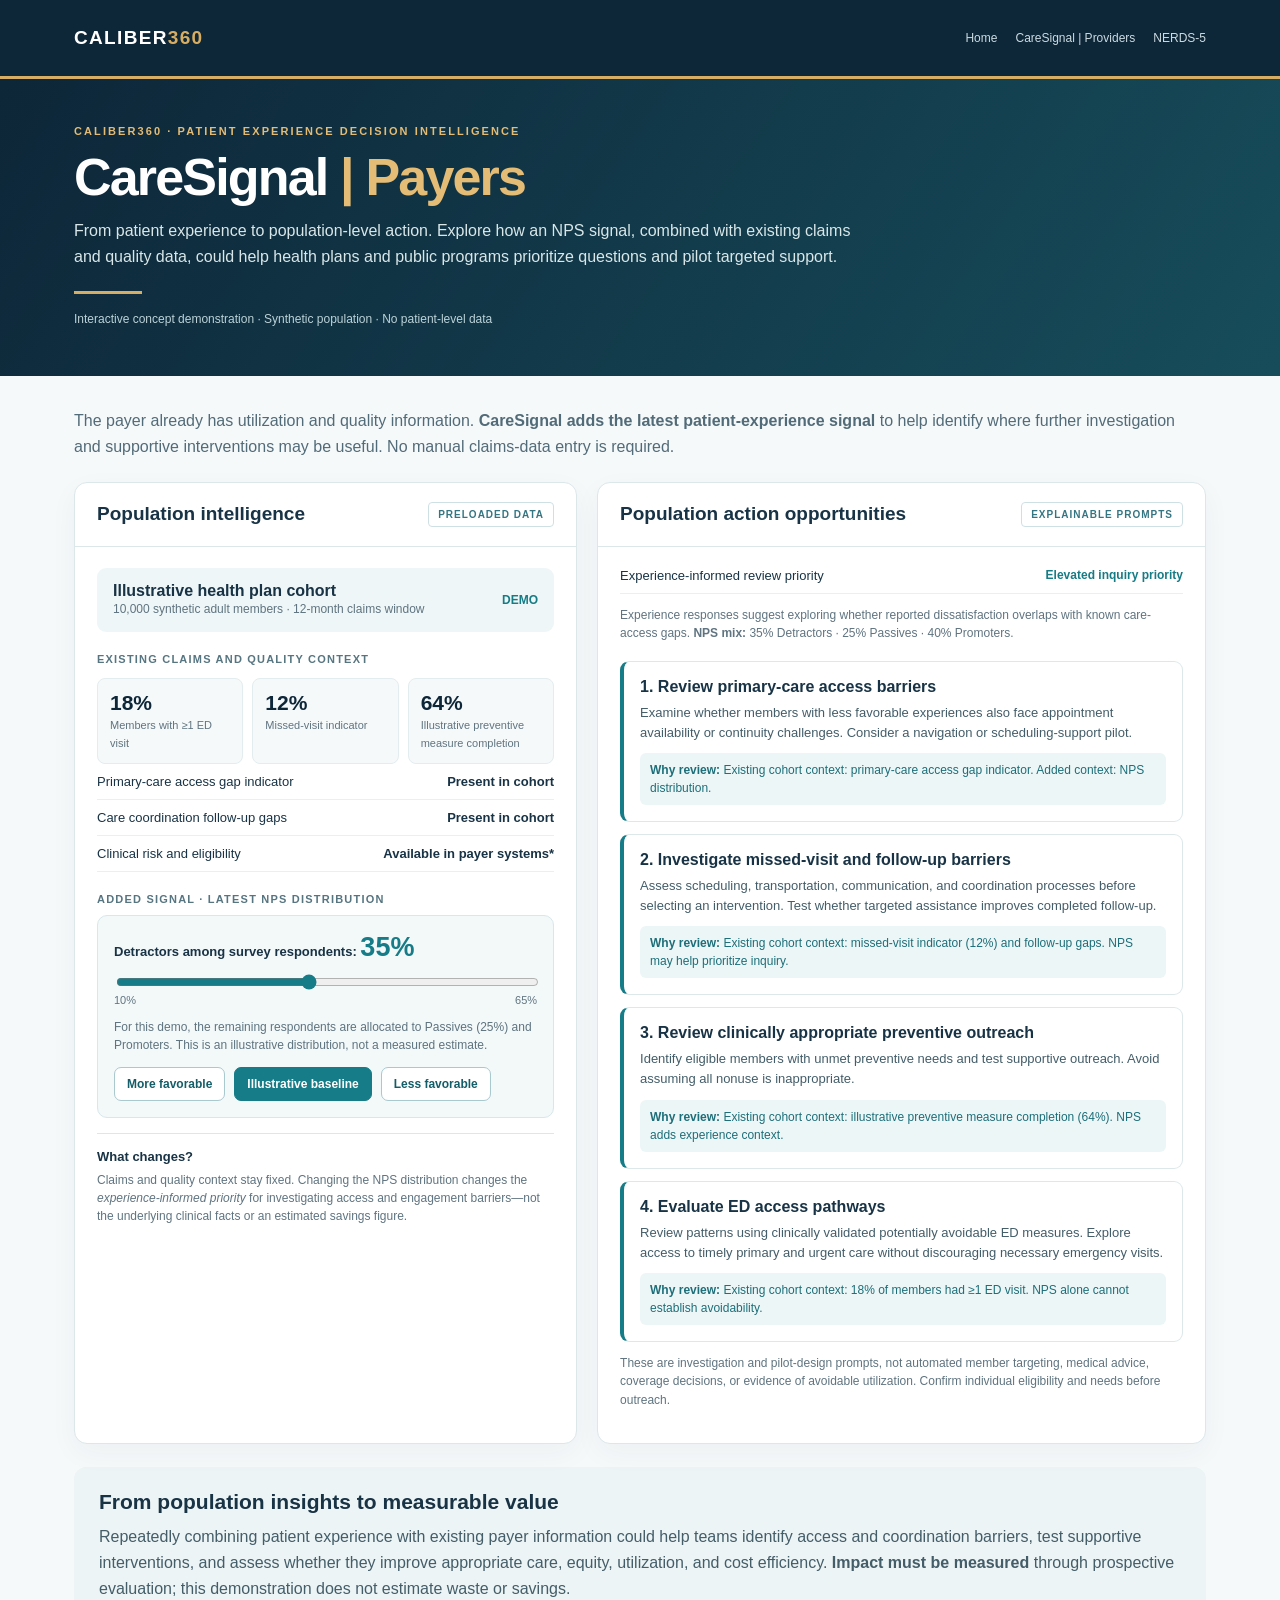
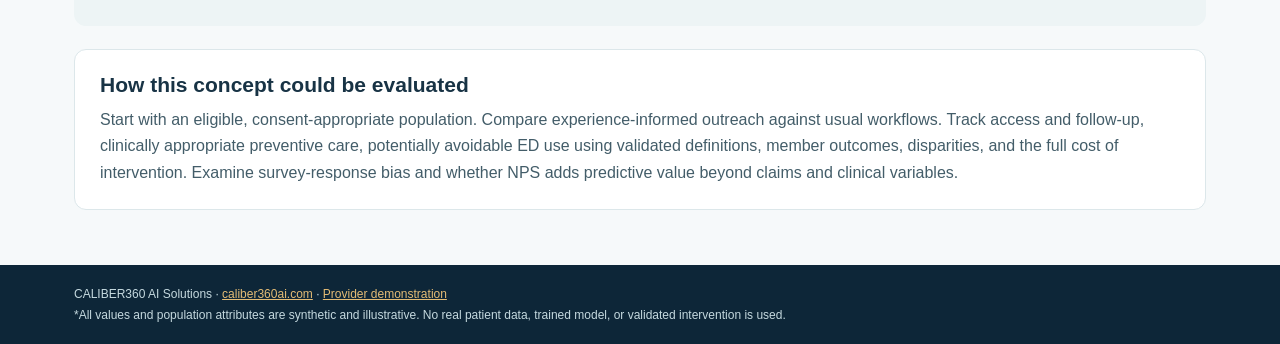
<file: caresignal_payers/index.html>
<!doctype html>
<html lang="en"><head><meta charset="utf-8"><meta name="viewport" content="width=device-width,initial-scale=1"><meta name="theme-color" content="#0d2638"><title>CareSignal Payer | CALIBER360 AI Solutions</title>
<style>
:root{--navy:#0d2638;--teal:#167c87;--gold:#d6ad62;--ink:#183345;--muted:#5f7480;--line:#dce7ea;--paper:#f6f9fa;font-family:Inter,"Segoe UI",Arial,sans-serif}*{box-sizing:border-box}body{margin:0;background:var(--paper);color:var(--ink)}a{color:inherit}button,input,select{font:inherit}button{cursor:pointer}.container{max-width:1180px;margin:auto;padding:0 24px}.top{background:var(--navy);color:white;border-bottom:3px solid var(--gold)}.nav{min-height:76px;display:flex;align-items:center;justify-content:space-between;gap:20px;flex-wrap:wrap}.brand{font-weight:800;letter-spacing:.07em;text-decoration:none;font-size:19px}.brand span{color:var(--gold)}.navlinks{display:flex;gap:18px;flex-wrap:wrap;color:#cbdbe1;font-size:12px}.navlinks a{text-decoration:none}.navlinks a:hover{text-decoration:underline;color:white}.hero{background:linear-gradient(125deg,#0d2638,#174d5b);color:white;padding:46px 0 48px}.kicker{font-size:11px;font-weight:800;letter-spacing:.19em;color:#e4bc75;text-transform:uppercase}.hero h1{font-size:clamp(32px,5vw,52px);line-height:1.1;letter-spacing:-.035em;margin:12px 0}.hero h1 span{color:#e4bc75}.hero p{max-width:800px;line-height:1.6;color:#d9e7e9;margin:0}.goldline{width:68px;height:3px;background:var(--gold);margin-top:22px}.main{padding-top:32px;padding-bottom:55px}.lead{line-height:1.6;color:#526b78;margin:0 0 22px}.layout{display:grid;grid-template-columns:minmax(0,.95fr) minmax(0,1.15fr);gap:20px}.panel{background:white;border:1px solid var(--line);border-radius:13px;overflow:hidden;box-shadow:0 9px 28px #16384a0b}.head{padding:19px 22px;border-bottom:1px solid var(--line);display:flex;justify-content:space-between;align-items:center;gap:12px}.head h2{margin:0;font-size:19px}.tag{font-size:10px;text-transform:uppercase;letter-spacing:.1em;font-weight:800;border:1px solid #cfe0e4;color:#357582;padding:6px 9px;border-radius:4px}.body{padding:21px 22px}.eyebrow{font-size:11px;font-weight:800;letter-spacing:.11em;text-transform:uppercase;color:#567581;margin:21px 0 10px}.cohort{display:flex;align-items:center;justify-content:space-between;gap:12px;background:#eef6f7;padding:14px 16px;border-radius:9px}.cohort strong{font-size:16px}.small{font-size:12px;color:var(--muted);line-height:1.5}.facts{display:grid;grid-template-columns:repeat(3,1fr);gap:9px;margin-top:13px}.fact{background:#f6f9fa;border:1px solid #e3ecee;border-radius:8px;padding:12px}.fact strong{font-size:21px;display:block;color:var(--navy)}.fact span{font-size:11px;color:var(--muted)}.row{display:flex;justify-content:space-between;gap:10px;align-items:center;padding:10px 0;border-bottom:1px solid #eaf0f2;font-size:13px}.row b{font-weight:700}.control{background:#f3f8f9;border:1px solid #d8e7e9;padding:16px;border-radius:10px}.control label{display:block;font-size:13px;font-weight:700;margin-bottom:9px}.control input{width:100%;accent-color:var(--teal)}.scale{display:flex;justify-content:space-between;font-size:11px;color:var(--muted)}.big{font-size:27px;color:var(--teal);font-weight:800}.buttonrow{display:flex;flex-wrap:wrap;gap:9px;margin-top:12px}.btn{border:1px solid #a9c9cf;border-radius:7px;padding:9px 12px;background:white;color:#135d68;font-size:12px;font-weight:750}.btn:hover,.btn:focus-visible{background:#e8f4f5}.btn.primary{background:var(--teal);color:white;border-color:var(--teal)}.note{font-size:12px;line-height:1.55;color:var(--muted)}.result{border:1px solid #dce8ea;border-left:4px solid var(--teal);border-radius:9px;padding:16px;margin-bottom:12px;background:#fff}.result h3{margin:0 0 7px;font-size:16px}.result p{margin:5px 0;color:#435d69;line-height:1.55;font-size:13px}.reason{font-size:12px;color:#1d6e79;background:#edf6f7;padding:8px 10px;border-radius:6px;margin-top:10px;line-height:1.5}.section{background:#edf4f5;border-radius:12px;padding:23px 25px;margin-top:23px}.section h2{margin:0 0 10px;font-size:21px}.section p{line-height:1.65;margin:0;color:#435d69}.footer{background:var(--navy);color:#c5d9df;padding:22px 0;font-size:12px}.footer a{color:#e4bc75}.mutedlabel{color:var(--muted);font-size:12px}.status{font-weight:800;color:#157b85;font-size:12px}.compare{margin-top:15px;border-top:1px solid var(--line);padding-top:13px}.compare strong{font-size:13px}.compare p{font-size:12px;color:var(--muted);line-height:1.5;margin:6px 0 0}.sr-only{position:absolute;width:1px;height:1px;padding:0;margin:-1px;overflow:hidden;clip:rect(0,0,0,0);white-space:nowrap;border:0}@media(max-width:850px){.layout{grid-template-columns:1fr}.facts{grid-template-columns:repeat(3,1fr)}}@media(max-width:490px){.facts{grid-template-columns:1fr}.nav{padding:15px 0}.hero{padding:34px 0}.container{padding:0 16px}.body{padding:17px}}
</style></head><body>
<header class="top"><div class="container nav"><a class="brand" href="https://caliber360ai.com/">CALIBER<span>360</span></a><nav class="navlinks" aria-label="Site navigation"><a href="https://caliber360ai.com/">Home</a><a href="https://caliber360ai.com/caresignal-provider/">CareSignal | Providers</a><a href="https://caliber360ai.com/nerds5/">NERDS-5</a></nav></div></header>
<section class="hero"><div class="container"><div class="kicker">CALIBER360 · Patient Experience Decision Intelligence</div><h1>CareSignal <span>| Payers</span></h1><p>From patient experience to population-level action. Explore how an NPS signal, combined with existing claims and quality data, could help health plans and public programs prioritize questions and pilot targeted support.</p><div class="goldline"></div><div class="small" style="color:#bcd2d8;margin-top:16px">Interactive concept demonstration · Synthetic population · No patient-level data</div></div></section>
<main class="container main"><p class="lead">The payer already has utilization and quality information. <strong>CareSignal adds the latest patient-experience signal</strong> to help identify where further investigation and supportive interventions may be useful. No manual claims-data entry is required.</p>
<div class="layout"><section class="panel"><div class="head"><h2>Population intelligence</h2><span class="tag">Preloaded data</span></div><div class="body"><div class="cohort"><div><strong>Illustrative health plan cohort</strong><div class="small">10,000 synthetic adult members · 12-month claims window</div></div><span class="status">DEMO</span></div>
<div class="eyebrow">Existing claims and quality context</div><div class="facts"><div class="fact"><strong>18%</strong><span>Members with ≥1 ED visit</span></div><div class="fact"><strong>12%</strong><span>Missed-visit indicator</span></div><div class="fact"><strong>64%</strong><span>Illustrative preventive measure completion</span></div></div>
<div class="row"><span>Primary-care access gap indicator</span><b>Present in cohort</b></div><div class="row"><span>Care coordination follow-up gaps</span><b>Present in cohort</b></div><div class="row"><span>Clinical risk and eligibility</span><b>Available in payer systems*</b></div>
<div class="eyebrow">Added signal · Latest NPS distribution</div><div class="control"><label for="detractor">Detractors among survey respondents: <span class="big" id="dval">35%</span></label><input id="detractor" type="range" min="10" max="65" step="5" value="35" aria-describedby="npsnote"><div class="scale"><span>10%</span><span>65%</span></div><p class="note" id="npsnote">For this demo, the remaining respondents are allocated to Passives (25%) and Promoters. This is an illustrative distribution, not a measured estimate.</p><div class="buttonrow"><button class="btn" data-v="15">More favorable</button><button class="btn primary" data-v="35">Illustrative baseline</button><button class="btn" data-v="55">Less favorable</button></div></div>
<div class="compare"><strong>What changes?</strong><p>Claims and quality context stay fixed. Changing the NPS distribution changes the <em>experience-informed priority</em> for investigating access and engagement barriers—not the underlying clinical facts or an estimated savings figure.</p></div></div></section>
<section class="panel"><div class="head"><h2>Population action opportunities</h2><span class="tag">Explainable prompts</span></div><div class="body"><div class="row" style="padding-top:0"><span>Experience-informed review priority</span><strong id="priority" class="status">Elevated</strong></div><div id="results" aria-live="polite"></div><p class="note">These are investigation and pilot-design prompts, not automated member targeting, medical advice, coverage decisions, or evidence of avoidable utilization. Confirm individual eligibility and needs before outreach.</p></div></section></div>
<section class="section"><h2>From population insights to measurable value</h2><p>Repeatedly combining patient experience with existing payer information could help teams identify access and coordination barriers, test supportive interventions, and assess whether they improve appropriate care, equity, utilization, and cost efficiency. <strong>Impact must be measured</strong> through prospective evaluation; this demonstration does not estimate waste or savings.</p></section>
<section class="section" style="background:white;border:1px solid var(--line)"><h2>How this concept could be evaluated</h2><p>Start with an eligible, consent-appropriate population. Compare experience-informed outreach against usual workflows. Track access and follow-up, clinically appropriate preventive care, potentially avoidable ED use using validated definitions, member outcomes, disparities, and the full cost of intervention. Examine survey-response bias and whether NPS adds predictive value beyond claims and clinical variables.</p></section>
</main><footer class="footer"><div class="container">CALIBER360 AI Solutions · <a href="https://caliber360ai.com/">caliber360ai.com</a> · <a href="https://caliber360ai.com/caresignal-provider/">Provider demonstration</a><div style="margin-top:7px">*All values and population attributes are synthetic and illustrative. No real patient data, trained model, or validated intervention is used.</div></div></footer>
<script>
(()=>{'use strict';const slider=document.getElementById('detractor'),dval=document.getElementById('dval'),priority=document.getElementById('priority'),results=document.getElementById('results');const actions=[{title:'Review primary-care access barriers',detail:'Examine whether members with less favorable experiences also face appointment availability or continuity challenges. Consider a navigation or scheduling-support pilot.',why:'Existing cohort context: primary-care access gap indicator. Added context: NPS distribution.'},{title:'Investigate missed-visit and follow-up barriers',detail:'Assess scheduling, transportation, communication, and coordination processes before selecting an intervention. Test whether targeted assistance improves completed follow-up.',why:'Existing cohort context: missed-visit indicator (12%) and follow-up gaps. NPS may help prioritize inquiry.'},{title:'Review clinically appropriate preventive outreach',detail:'Identify eligible members with unmet preventive needs and test supportive outreach. Avoid assuming all nonuse is inappropriate.',why:'Existing cohort context: illustrative preventive measure completion (64%). NPS adds experience context.'},{title:'Evaluate ED access pathways',detail:'Review patterns using clinically validated potentially avoidable ED measures. Explore access to timely primary and urgent care without discouraging necessary emergency visits.',why:'Existing cohort context: 18% of members had ≥1 ED visit. NPS alone cannot establish avoidability.'}];function render(){const d=Number(slider.value),p=25,pro=100-d-p;dval.textContent=d+'%';priority.textContent=d>=45?'Higher inquiry priority':d>=30?'Elevated inquiry priority':'Routine inquiry priority';const intro=d>=45?'A larger share of unfavorable experience responses suggests prioritizing a closer look at barriers.':d>=30?'Experience responses suggest exploring whether reported dissatisfaction overlaps with known care-access gaps.':'A more favorable experience mix does not remove the need to address documented utilization and quality gaps.';let html='<p class="note" style="margin:12px 0 18px">'+intro+' <strong>NPS mix:</strong> '+d+'% Detractors · '+p+'% Passives · '+pro+'% Promoters.</p>';actions.forEach((a,i)=>{html+='<article class="result"><h3>'+(i+1)+'. '+a.title+'</h3><p>'+a.detail+'</p><div class="reason"><strong>Why review:</strong> '+a.why+'</div></article>'});results.innerHTML=html;}slider.addEventListener('input',render);document.querySelectorAll('[data-v]').forEach(b=>b.addEventListener('click',()=>{slider.value=b.dataset.v;render();document.querySelectorAll('[data-v]').forEach(x=>x.classList.toggle('primary',x===b));}));render();})();
</script></body></html>
</file>
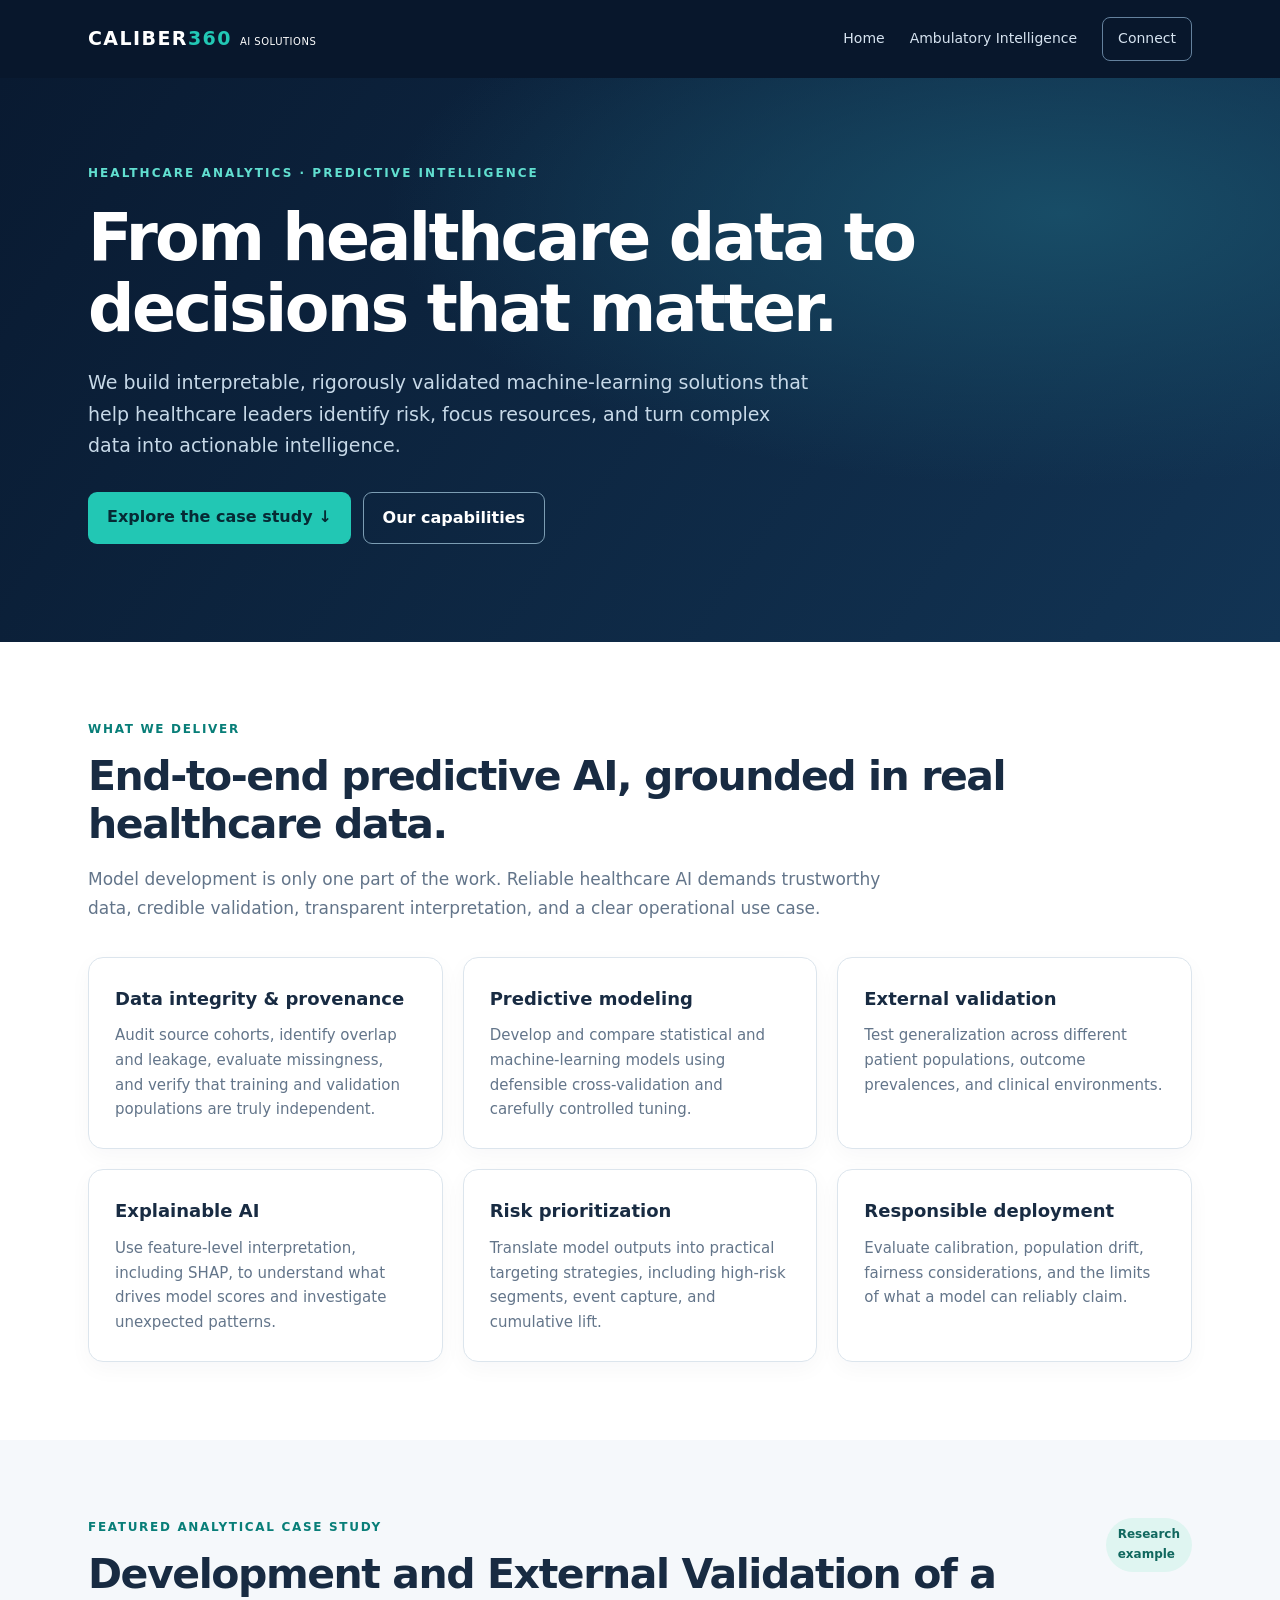
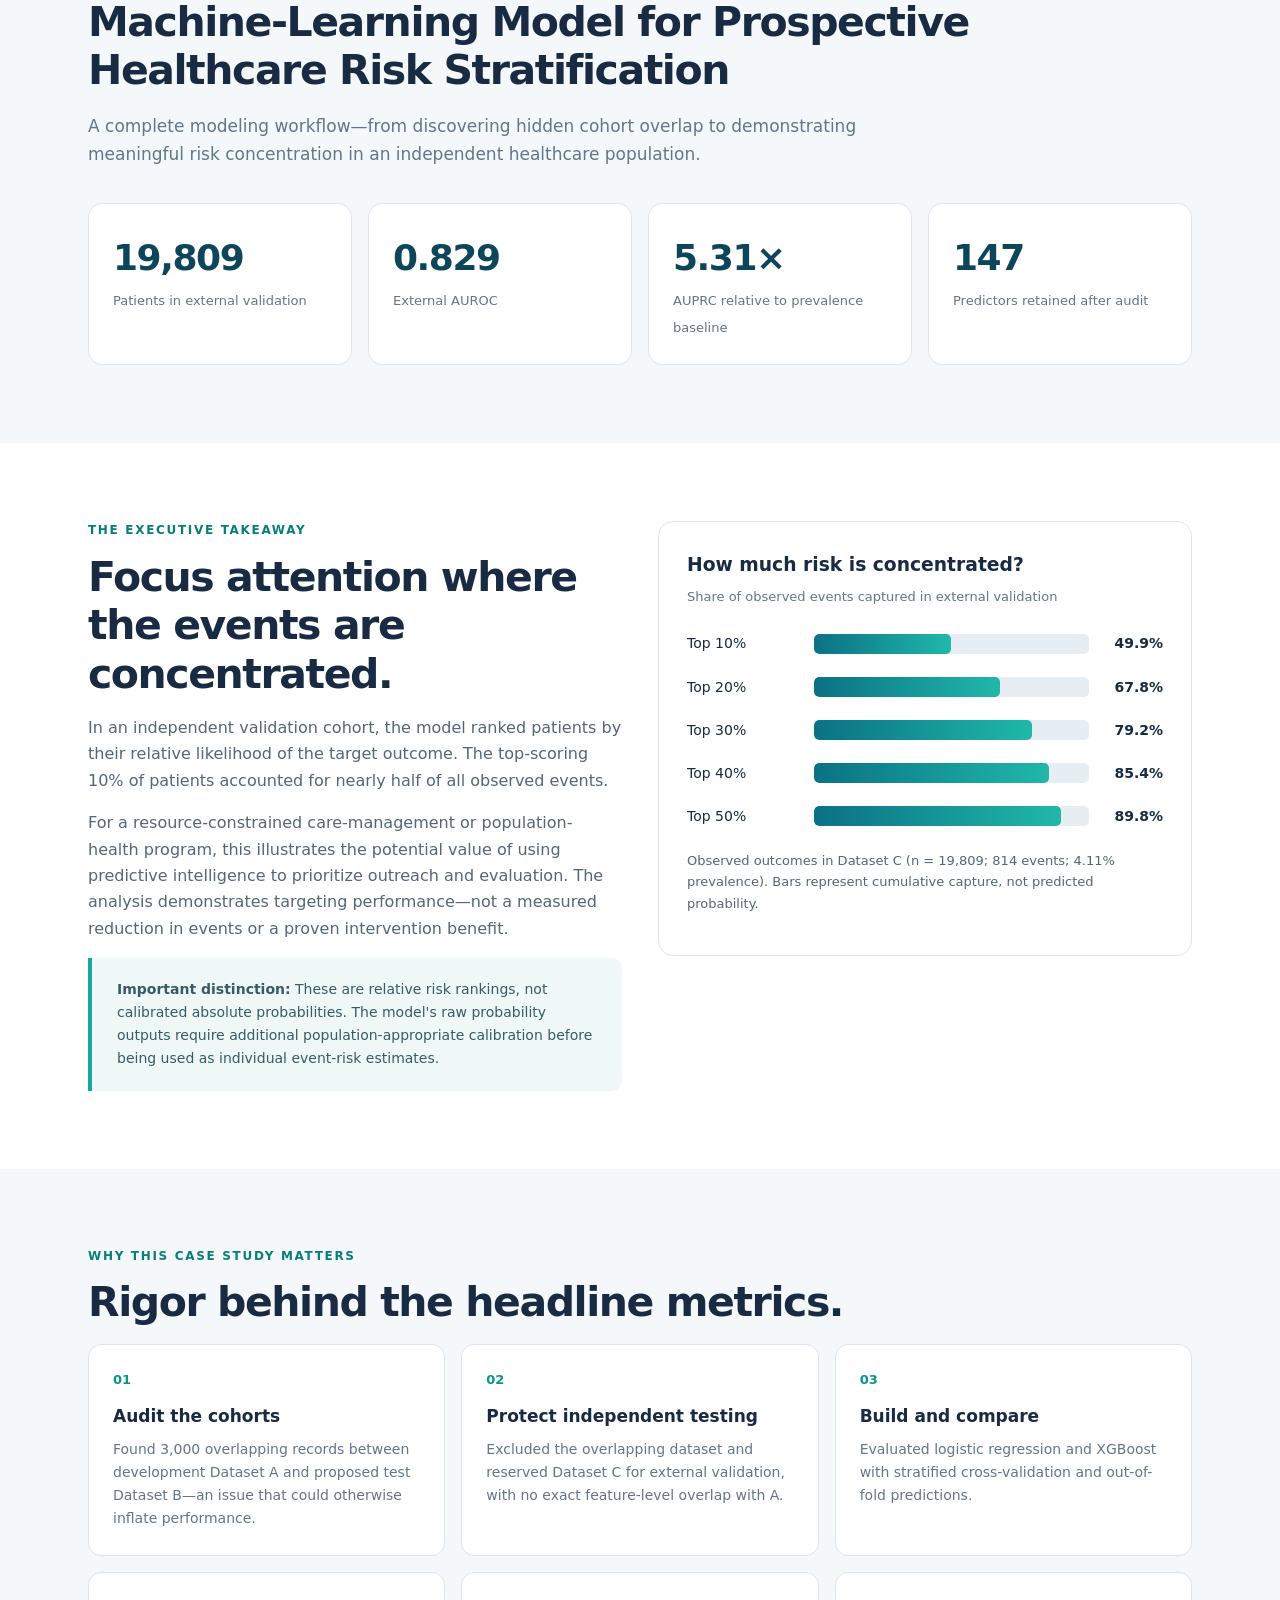
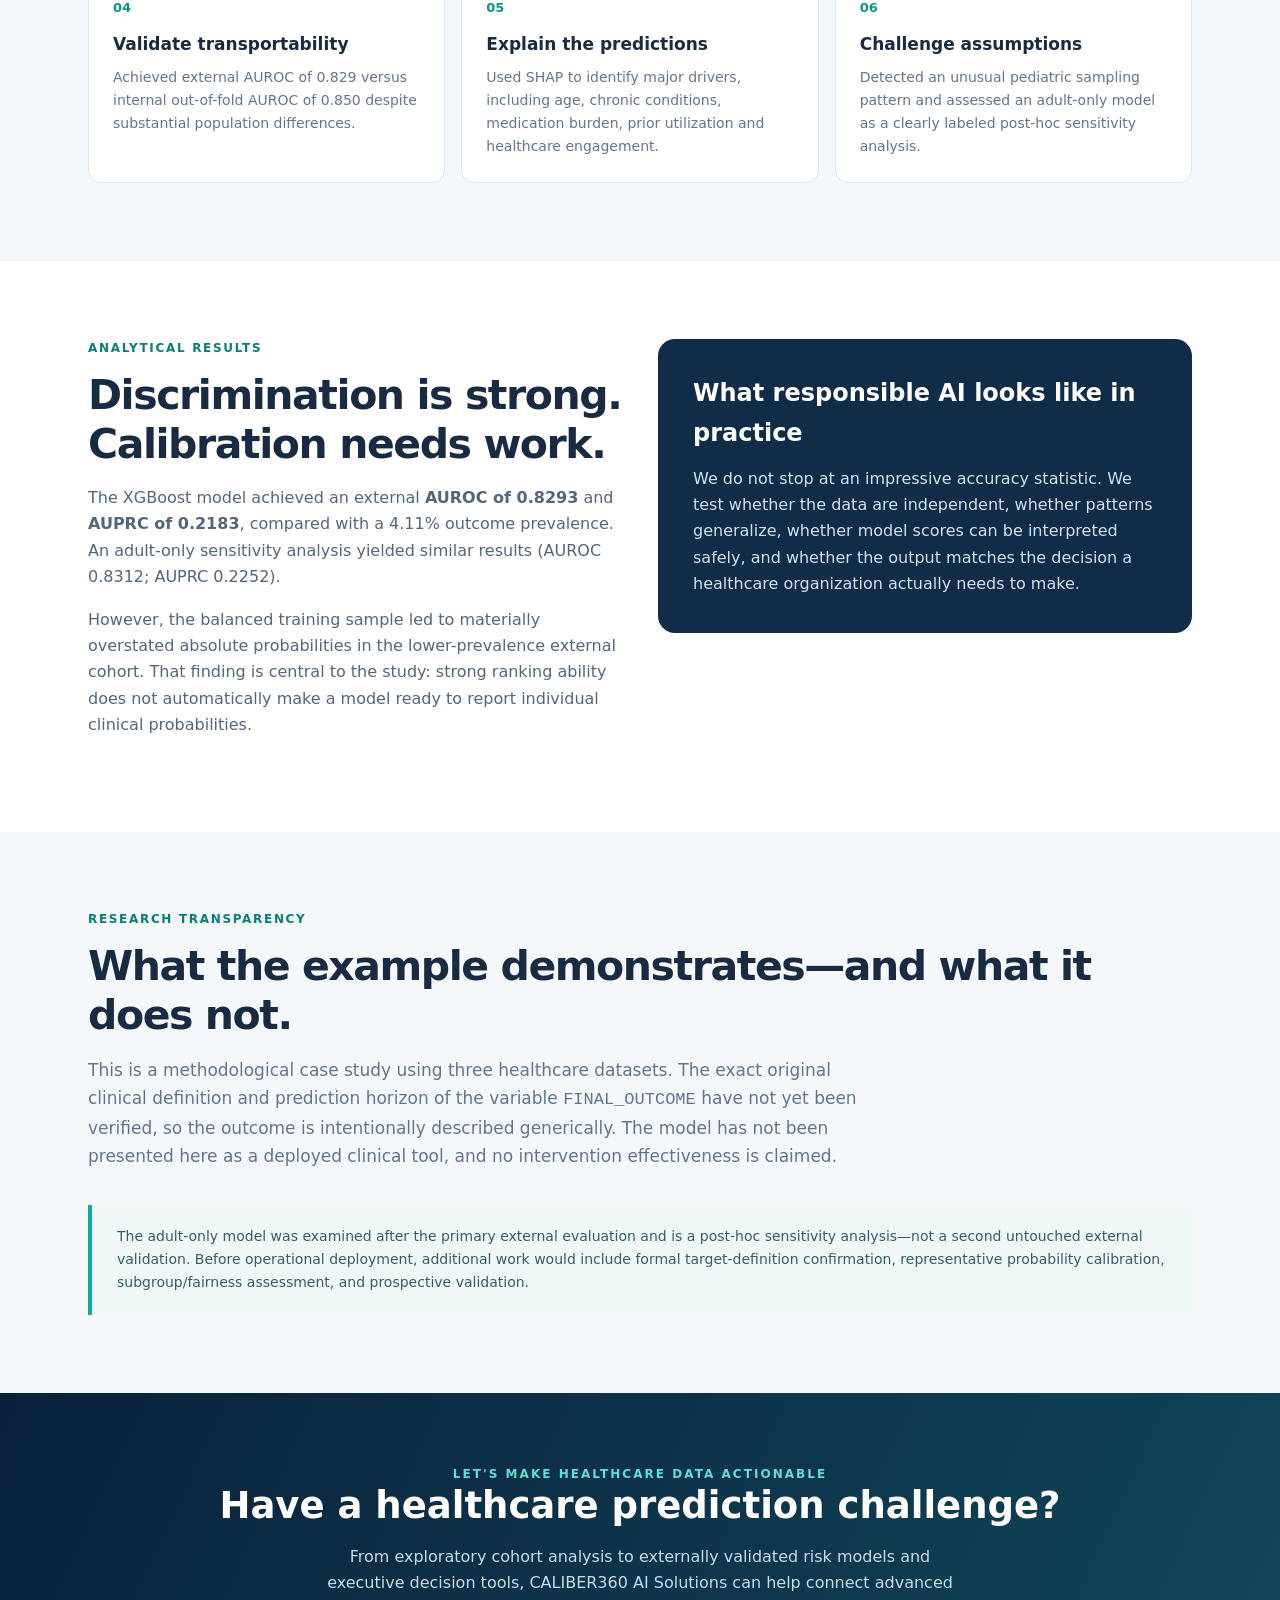
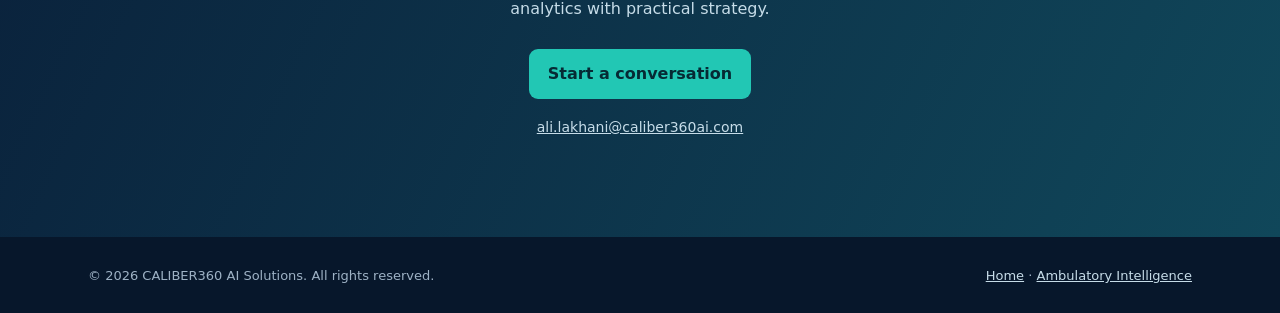
<file: ml/index.html>
<!doctype html>
<html lang="en">
<head>
<meta charset="utf-8"><meta name="viewport" content="width=device-width, initial-scale=1">
<meta name="description" content="CALIBER360 AI Solutions develops validated, explainable machine-learning models for healthcare strategy, risk stratification and decision support.">
<title>Predictive AI & Machine Learning | CALIBER360 AI Solutions</title>
<style>
:root{--navy:#0a1830;--navy2:#102847;--teal:#22c7b4;--ink:#182b42;--muted:#63758a;--bg:#f5f8fb;--line:#dce5ed;--white:#fff}*{box-sizing:border-box}html{scroll-behavior:smooth}body{margin:0;font-family:Inter,ui-sans-serif,system-ui,-apple-system,"Segoe UI",Arial,sans-serif;color:var(--ink);line-height:1.65;background:var(--white)}a{color:inherit}header{background:#08172c;color:#fff}.wrap{max-width:1160px;margin:auto;padding:0 28px}.nav{height:78px;display:flex;align-items:center;justify-content:space-between;gap:20px}.brand{font-weight:800;letter-spacing:.075em;font-size:19px;text-decoration:none}.brand span{color:var(--teal)}.navlinks{display:flex;gap:25px;align-items:center;font-size:14px}.navlinks a{text-decoration:none;color:#d6e3f0}.navlinks a:hover{color:#fff}.navlinks .outline{border:1px solid #64819d;border-radius:8px;padding:9px 15px}.hero{background:radial-gradient(ellipse at 83% 24%,#184d67 0,transparent 45%),linear-gradient(125deg,#091a31,#123454);color:#fff;padding:86px 0 98px}.eyebrow{text-transform:uppercase;color:#61dfd0;letter-spacing:.17em;font-weight:750;font-size:12px}.hero h1{font-size:clamp(39px,5.2vw,65px);line-height:1.09;letter-spacing:-.04em;max-width:850px;margin:19px 0 23px}.hero p{font-size:19px;color:#c7d9e8;max-width:730px;margin:0 0 30px}.actions{display:flex;flex-wrap:wrap;gap:12px}.btn{display:inline-block;text-decoration:none;font-weight:750;border-radius:9px;padding:12px 19px;background:var(--teal);color:#062a34}.btn.secondary{background:transparent;border:1px solid #7c9db3;color:#fff}.section{padding:78px 0}.section.alt{background:var(--bg)}.section h2{font-size:clamp(29px,3.3vw,41px);letter-spacing:-.035em;line-height:1.18;margin:12px 0 17px}.lead{color:var(--muted);font-size:17px;max-width:800px;margin:0 0 35px}.kicker{color:#087e78;font-size:12px;font-weight:800;text-transform:uppercase;letter-spacing:.14em}.grid{display:grid;grid-template-columns:repeat(3,1fr);gap:20px}.card{background:white;border:1px solid var(--line);border-radius:15px;padding:26px;box-shadow:0 7px 22px rgba(10,35,60,.035)}.card h3{font-size:18px;margin:0 0 10px}.card p{font-size:15px;color:var(--muted);margin:0}.card .num{font-size:43px;font-weight:800;letter-spacing:-.045em;color:#0c4255;line-height:1.2;margin:7px 0}.card .small{font-size:13px;color:var(--muted)}.metrics{display:grid;grid-template-columns:repeat(4,1fr);gap:16px;margin-top:30px}.metric{background:#fff;border:1px solid var(--line);border-radius:14px;padding:24px}.metric strong{display:block;font-size:36px;color:#0d465b;letter-spacing:-.04em}.metric span{font-size:13px;color:var(--muted)}.case-head{display:flex;justify-content:space-between;align-items:start;gap:20px}.pill{display:inline-block;border-radius:30px;padding:7px 12px;font-size:12px;background:#dff5f1;color:#11685f;font-weight:800}.two{display:grid;grid-template-columns:1fr 1fr;gap:36px;align-items:start}.two p{color:#53667a}.chart{background:white;border:1px solid var(--line);border-radius:15px;padding:28px}.chart h3{margin:0 0 5px}.chart .sub{color:var(--muted);font-size:13px;margin:0 0 25px}.barrow{display:grid;grid-template-columns:115px 1fr 62px;gap:12px;align-items:center;margin:20px 0;font-size:14px}.track{height:20px;background:#e7eef3;border-radius:5px;overflow:hidden}.fill{height:100%;background:linear-gradient(90deg,#0b7184,#20b8aa);border-radius:5px}.barrow strong{text-align:right}.note{font-size:13px;color:var(--muted);margin-top:22px}.steps{counter-reset:steps;display:grid;grid-template-columns:repeat(3,1fr);gap:16px}.step{padding:24px;border:1px solid var(--line);border-radius:13px;background:#fff}.step:before{counter-increment:steps;content:counter(steps,decimal-leading-zero);display:block;color:#0b958b;font-size:13px;font-weight:800;margin-bottom:12px}.step h3{margin:0 0 8px;font-size:17px}.step p{margin:0;color:var(--muted);font-size:14px}.callout{background:#102c48;color:#fff;padding:35px;border-radius:17px}.callout h3{font-size:24px;margin:0 0 12px}.callout p{color:#d3e2ed;margin:0}.limitations{border-left:4px solid #16a89c;background:#f0f8f7;padding:20px 25px;border-radius:0 10px 10px 0;color:#355c66;font-size:14px}.cta{background:linear-gradient(115deg,#0a213b,#10475a);color:white;text-align:center;padding:72px 20px}.cta h2{font-size:37px;line-height:1.2;margin:0 0 15px}.cta p{color:#c6dce8;max-width:660px;margin:0 auto 26px}footer{background:#07172b;color:#9eb2c5;padding:28px 0;font-size:13px}footer .wrap{display:flex;justify-content:space-between;gap:15px;flex-wrap:wrap}footer a{color:#c6dce8}@media(max-width:850px){.metrics{grid-template-columns:repeat(2,1fr)}.grid,.steps{grid-template-columns:repeat(2,1fr)}.two{grid-template-columns:1fr}.navlinks{gap:12px}}@media(max-width:600px){.wrap{padding:0 20px}.hero{padding:65px 0}.nav{height:auto;padding:20px 0;align-items:start}.navlinks{flex-wrap:wrap;justify-content:end}.navlinks a:nth-child(2){display:none}.grid,.steps,.metrics{grid-template-columns:1fr}.section{padding:58px 0}.barrow{grid-template-columns:85px 1fr 55px;gap:7px;font-size:12px}}
</style>
</head>
<body>
<header><div class="wrap nav"><a class="brand" href="/">CALIBER<span>360</span> <small style="font-size:10px;font-weight:500;letter-spacing:.05em">AI SOLUTIONS</small></a><nav class="navlinks" aria-label="Primary"><a href="/">Home</a><a href="/ambulatory/">Ambulatory Intelligence</a><a class="outline" href="#contact">Connect</a></nav></div></header>
<main>
<section class="hero"><div class="wrap"><div class="eyebrow">Healthcare analytics · Predictive intelligence</div><h1>From healthcare data to decisions that matter.</h1><p>We build interpretable, rigorously validated machine-learning solutions that help healthcare leaders identify risk, focus resources, and turn complex data into actionable intelligence.</p><div class="actions"><a class="btn" href="#case-study">Explore the case study ↓</a><a class="btn secondary" href="#capabilities">Our capabilities</a></div></div></section>
<section id="capabilities" class="section"><div class="wrap"><div class="kicker">What we deliver</div><h2>End-to-end predictive AI, grounded in real healthcare data.</h2><p class="lead">Model development is only one part of the work. Reliable healthcare AI demands trustworthy data, credible validation, transparent interpretation, and a clear operational use case.</p><div class="grid"><article class="card"><h3>Data integrity & provenance</h3><p>Audit source cohorts, identify overlap and leakage, evaluate missingness, and verify that training and validation populations are truly independent.</p></article><article class="card"><h3>Predictive modeling</h3><p>Develop and compare statistical and machine-learning models using defensible cross-validation and carefully controlled tuning.</p></article><article class="card"><h3>External validation</h3><p>Test generalization across different patient populations, outcome prevalences, and clinical environments.</p></article><article class="card"><h3>Explainable AI</h3><p>Use feature-level interpretation, including SHAP, to understand what drives model scores and investigate unexpected patterns.</p></article><article class="card"><h3>Risk prioritization</h3><p>Translate model outputs into practical targeting strategies, including high-risk segments, event capture, and cumulative lift.</p></article><article class="card"><h3>Responsible deployment</h3><p>Evaluate calibration, population drift, fairness considerations, and the limits of what a model can reliably claim.</p></article></div></div></section>
<section id="case-study" class="section alt"><div class="wrap"><div class="case-head"><div><div class="kicker">Featured analytical case study</div><h2>Development and External Validation of a Machine-Learning Model for Prospective Healthcare Risk Stratification</h2></div><span class="pill">Research example</span></div><p class="lead">A complete modeling workflow—from discovering hidden cohort overlap to demonstrating meaningful risk concentration in an independent healthcare population.</p><div class="metrics"><div class="metric"><strong>19,809</strong><span>Patients in external validation</span></div><div class="metric"><strong>0.829</strong><span>External AUROC</span></div><div class="metric"><strong>5.31×</strong><span>AUPRC relative to prevalence baseline</span></div><div class="metric"><strong>147</strong><span>Predictors retained after audit</span></div></div></div></section>
<section class="section"><div class="wrap two"><div><div class="kicker">The executive takeaway</div><h2>Focus attention where the events are concentrated.</h2><p>In an independent validation cohort, the model ranked patients by their relative likelihood of the target outcome. The top-scoring 10% of patients accounted for nearly half of all observed events.</p><p>For a resource-constrained care-management or population-health program, this illustrates the potential value of using predictive intelligence to prioritize outreach and evaluation. The analysis demonstrates targeting performance—not a measured reduction in events or a proven intervention benefit.</p><div class="limitations"><strong>Important distinction:</strong> These are relative risk rankings, not calibrated absolute probabilities. The model's raw probability outputs require additional population-appropriate calibration before being used as individual event-risk estimates.</div></div><div class="chart" role="img" aria-label="Cumulative observed events captured by the highest risk-scored patients: top 10 percent captures 49.9 percent of events, top 20 percent captures 67.8 percent, top 30 percent captures 79.2 percent."><h3>How much risk is concentrated?</h3><p class="sub">Share of observed events captured in external validation</p><div class="barrow"><span>Top 10%</span><div class="track"><div class="fill" style="width:49.9%"></div></div><strong>49.9%</strong></div><div class="barrow"><span>Top 20%</span><div class="track"><div class="fill" style="width:67.8%"></div></div><strong>67.8%</strong></div><div class="barrow"><span>Top 30%</span><div class="track"><div class="fill" style="width:79.2%"></div></div><strong>79.2%</strong></div><div class="barrow"><span>Top 40%</span><div class="track"><div class="fill" style="width:85.4%"></div></div><strong>85.4%</strong></div><div class="barrow"><span>Top 50%</span><div class="track"><div class="fill" style="width:89.8%"></div></div><strong>89.8%</strong></div><p class="note">Observed outcomes in Dataset C (n = 19,809; 814 events; 4.11% prevalence). Bars represent cumulative capture, not predicted probability.</p></div></div></section>
<section class="section alt"><div class="wrap"><div class="kicker">Why this case study matters</div><h2>Rigor behind the headline metrics.</h2><div class="steps"><div class="step"><h3>Audit the cohorts</h3><p>Found 3,000 overlapping records between development Dataset A and proposed test Dataset B—an issue that could otherwise inflate performance.</p></div><div class="step"><h3>Protect independent testing</h3><p>Excluded the overlapping dataset and reserved Dataset C for external validation, with no exact feature-level overlap with A.</p></div><div class="step"><h3>Build and compare</h3><p>Evaluated logistic regression and XGBoost with stratified cross-validation and out-of-fold predictions.</p></div><div class="step"><h3>Validate transportability</h3><p>Achieved external AUROC of 0.829 versus internal out-of-fold AUROC of 0.850 despite substantial population differences.</p></div><div class="step"><h3>Explain the predictions</h3><p>Used SHAP to identify major drivers, including age, chronic conditions, medication burden, prior utilization and healthcare engagement.</p></div><div class="step"><h3>Challenge assumptions</h3><p>Detected an unusual pediatric sampling pattern and assessed an adult-only model as a clearly labeled post-hoc sensitivity analysis.</p></div></div></div></section>
<section class="section"><div class="wrap two"><div><div class="kicker">Analytical results</div><h2>Discrimination is strong. Calibration needs work.</h2><p>The XGBoost model achieved an external <strong>AUROC of 0.8293</strong> and <strong>AUPRC of 0.2183</strong>, compared with a 4.11% outcome prevalence. An adult-only sensitivity analysis yielded similar results (AUROC 0.8312; AUPRC 0.2252).</p><p>However, the balanced training sample led to materially overstated absolute probabilities in the lower-prevalence external cohort. That finding is central to the study: strong ranking ability does not automatically make a model ready to report individual clinical probabilities.</p></div><div class="callout"><h3>What responsible AI looks like in practice</h3><p>We do not stop at an impressive accuracy statistic. We test whether the data are independent, whether patterns generalize, whether model scores can be interpreted safely, and whether the output matches the decision a healthcare organization actually needs to make.</p></div></div></section>
<section class="section alt"><div class="wrap"><div class="kicker">Research transparency</div><h2>What the example demonstrates—and what it does not.</h2><p class="lead">This is a methodological case study using three healthcare datasets. The exact original clinical definition and prediction horizon of the variable <code>FINAL_OUTCOME</code> have not yet been verified, so the outcome is intentionally described generically. The model has not been presented here as a deployed clinical tool, and no intervention effectiveness is claimed.</p><div class="limitations">The adult-only model was examined after the primary external evaluation and is a post-hoc sensitivity analysis—not a second untouched external validation. Before operational deployment, additional work would include formal target-definition confirmation, representative probability calibration, subgroup/fairness assessment, and prospective validation.</div></div></section>
<section id="contact" class="cta"><div class="wrap"><div class="eyebrow">Let's make healthcare data actionable</div><h2>Have a healthcare prediction challenge?</h2><p>From exploratory cohort analysis to externally validated risk models and executive decision tools, CALIBER360 AI Solutions can help connect advanced analytics with practical strategy.</p><a class="btn" href="mailto:ali.lakhani@caliber360ai.com?subject=Healthcare%20Predictive%20AI%20Inquiry">Start a conversation</a><p style="font-size:14px;margin-top:17px"><a href="mailto:ali.lakhani@caliber360ai.com" style="color:#c6dce8">ali.lakhani@caliber360ai.com</a></p></div></section>
</main><footer><div class="wrap"><span>© <span id="year">2026</span> CALIBER360 AI Solutions. All rights reserved.</span><span><a href="/">Home</a> · <a href="/ambulatory/">Ambulatory Intelligence</a></span></div></footer>
<script>document.getElementById('year').textContent=new Date().getFullYear();</script>
</body></html>
</file>
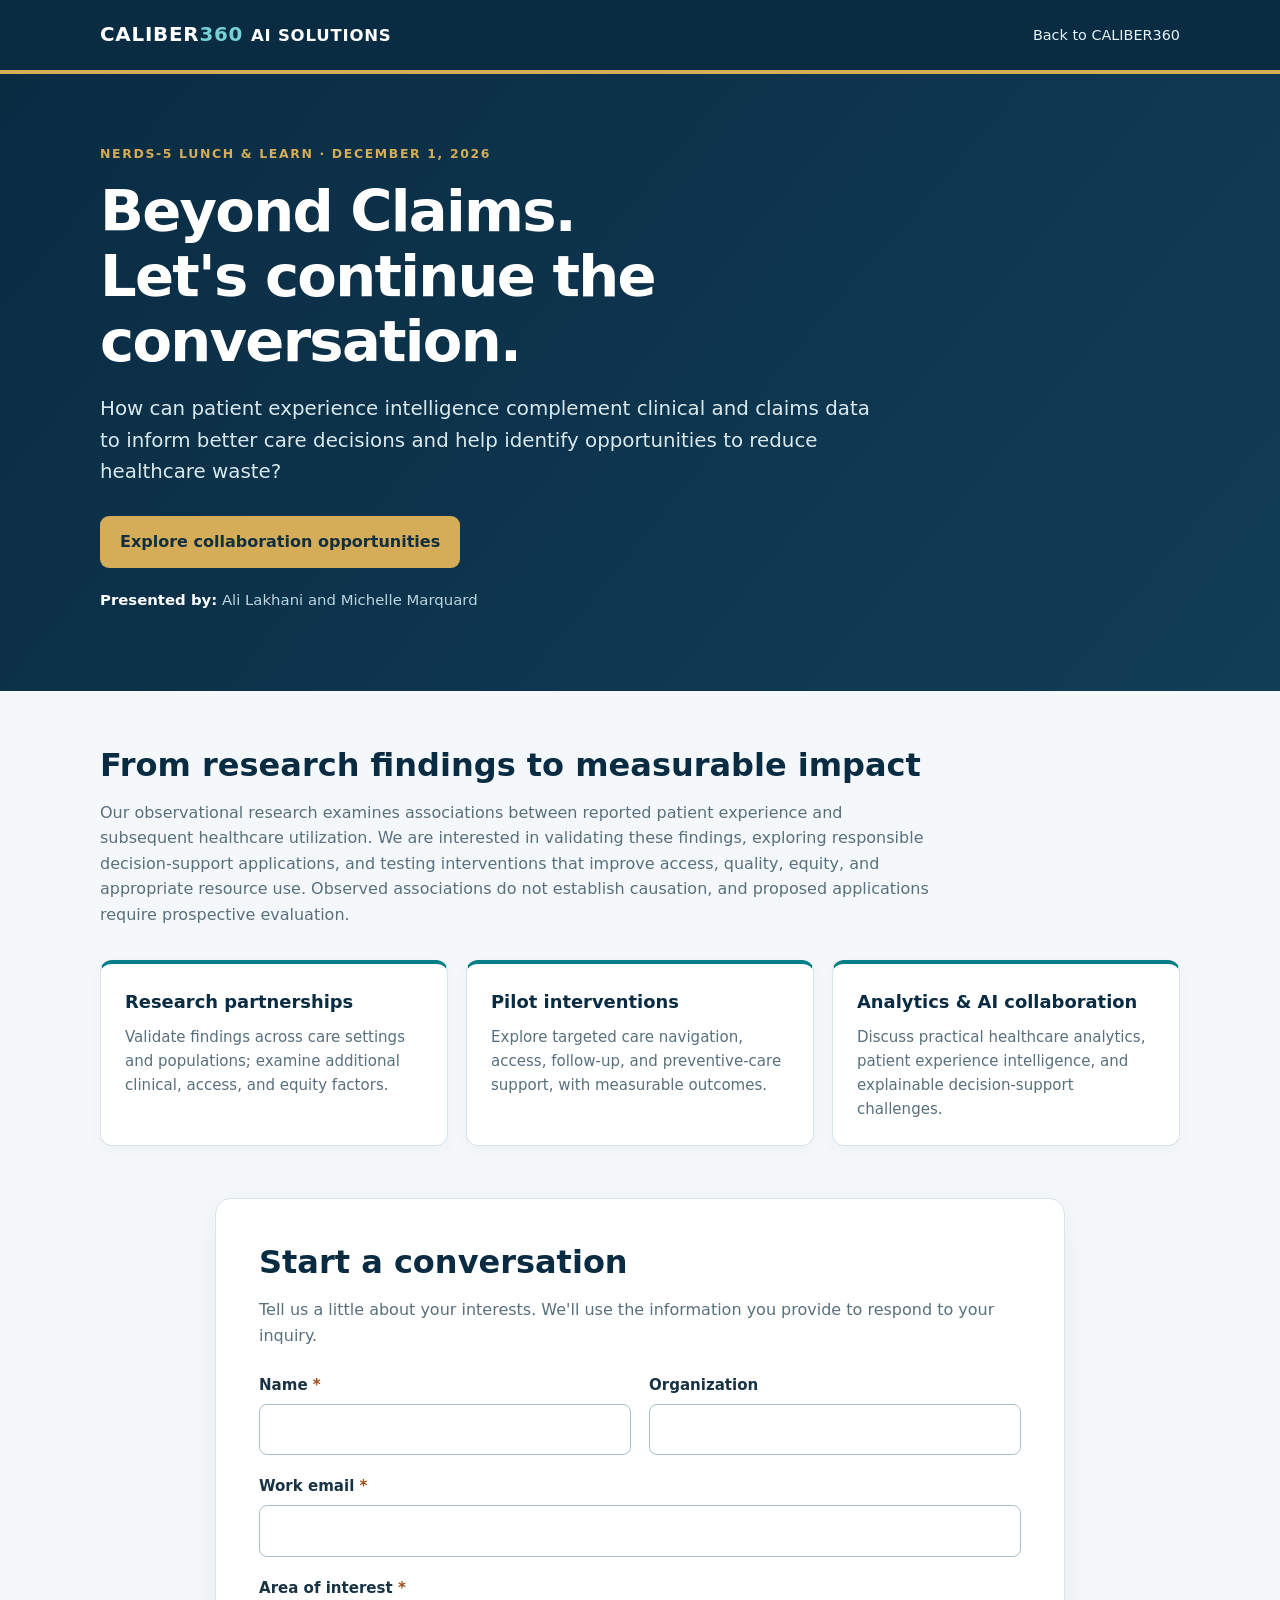
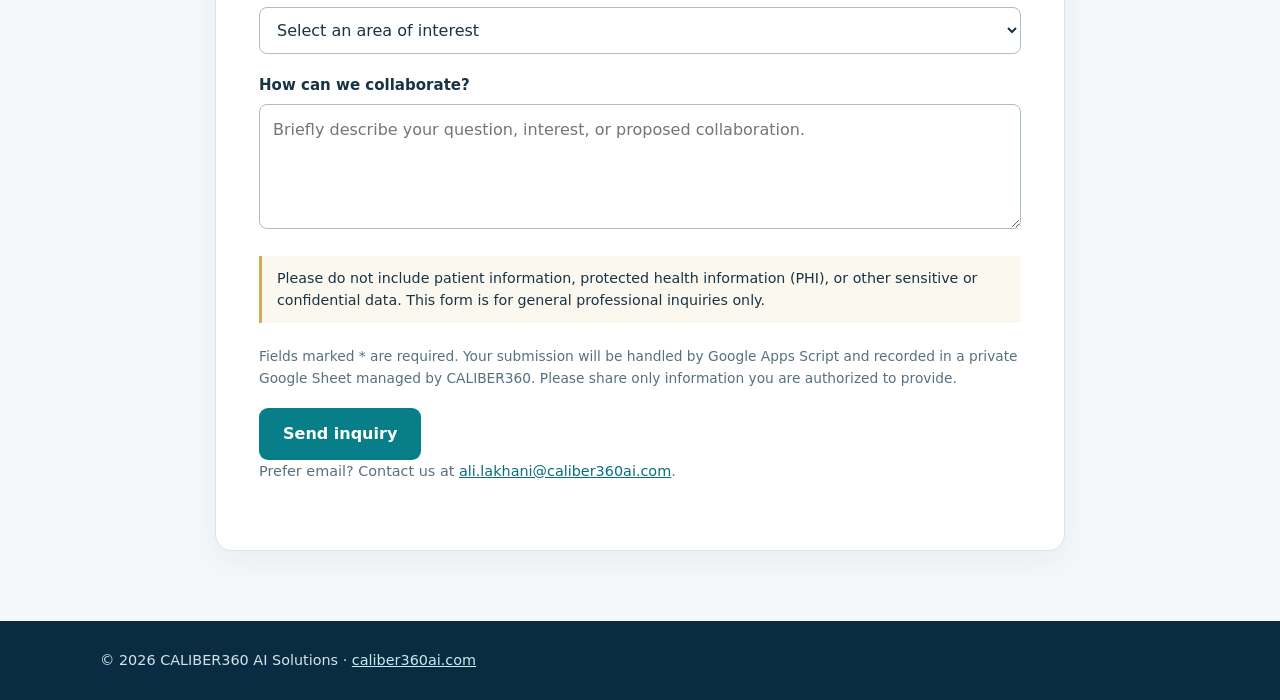
<file: nerds5/index.html>
<!doctype html>
<html lang="en">
<head>
  <meta charset="utf-8">
  <meta name="viewport" content="width=device-width, initial-scale=1">
  <meta name="theme-color" content="#092c43">
  <meta name="description" content="Continue the conversation with CALIBER360 AI Solutions following the NERDS-5 Beyond Claims presentation. Explore research partnerships, pilots and healthcare analytics collaboration.">
  <title>NERDS-5 Collaboration | CALIBER360 AI Solutions</title>
  <style>
    :root { --navy:#092c43; --navy2:#123d57; --teal:#087e88; --teal-light:#dff4f2; --gold:#d5ac57; --ink:#183344; --muted:#58707d; --line:#d9e4e9; --bg:#f5f8fa; --white:#fff; }
    * { box-sizing:border-box; }
    html { scroll-behavior:smooth; }
    body { margin:0; font:16px/1.6 system-ui,-apple-system,"Segoe UI",Roboto,Arial,sans-serif; color:var(--ink); background:var(--bg); }
    a { color:#076f7a; }
    a:focus-visible,button:focus-visible,input:focus-visible,select:focus-visible,textarea:focus-visible { outline:3px solid var(--gold); outline-offset:3px; }
    .container { width:min(1080px,calc(100% - 40px)); margin-inline:auto; }
    header { background:var(--navy); color:white; border-bottom:4px solid var(--gold); }
    .top { display:flex; align-items:center; justify-content:space-between; gap:20px; padding:19px 0; }
    .brand { color:#fff; text-decoration:none; font-weight:800; font-size:1.24rem; letter-spacing:.04em; }
    .brand span { color:#77d1d0; }
    .top nav a { color:#e5f3f5; font-size:.9rem; text-decoration:none; }
    .hero { background:linear-gradient(130deg,var(--navy),var(--navy2)); color:white; padding:70px 0 78px; }
    .eyebrow { color:var(--gold); font-weight:750; font-size:.78rem; letter-spacing:.13em; text-transform:uppercase; margin:0 0 15px; }
    h1 { font-size:clamp(2.2rem,5vw,3.6rem); line-height:1.13; letter-spacing:-.03em; margin:0 0 19px; max-width:850px; }
    .hero p.lead { color:#d8e8ed; font-size:clamp(1.05rem,2vw,1.24rem); max-width:790px; margin:0 0 28px; }
    .hero .meta { font-size:.93rem; color:#b9d6df; }
    .hero .meta strong { color:white; }
    .cta { display:inline-block; border-radius:9px; padding:13px 20px; background:var(--gold); color:#122f40; font-weight:750; text-decoration:none; margin-bottom:21px; }
    main { padding:54px 0 70px; }
    h2 { font-size:clamp(1.5rem,3vw,2rem); line-height:1.25; margin:0 0 15px; color:var(--navy); }
    .intro { max-width:830px; margin:0 0 32px; color:var(--muted); }
    .cards { display:grid; grid-template-columns:repeat(3,minmax(0,1fr)); gap:18px; margin-bottom:52px; }
    .card { background:white; border:1px solid var(--line); border-top:4px solid var(--teal); padding:24px; border-radius:12px; box-shadow:0 5px 18px #092c4308; }
    .card h3 { color:var(--navy); font-size:1.12rem; margin:0 0 9px; }
    .card p { color:var(--muted); font-size:.94rem; margin:0; }
    .form-wrap { background:white; border:1px solid var(--line); border-radius:16px; box-shadow:0 10px 32px #092c430d; padding:clamp(22px,4vw,43px); max-width:850px; margin-inline:auto; }
    .form-wrap > p { color:var(--muted); margin:0 0 24px; }
    .grid2 { display:grid; grid-template-columns:1fr 1fr; gap:18px; }
    .field { margin-bottom:19px; }
    label { display:block; font-size:.94rem; font-weight:680; margin-bottom:7px; }
    .required { color:#a14c18; }
    input,select,textarea { width:100%; font:inherit; padding:12px 13px; border:1px solid #a9bec8; border-radius:8px; background:white; color:var(--ink); }
    textarea { min-height:125px; resize:vertical; }
    .note { font-size:.86rem; color:var(--muted); margin:0 0 19px; }
    .privacy { border-left:3px solid var(--gold); padding:11px 15px; background:#fbf8ef; font-size:.89rem; margin-bottom:22px; }
    button { background:var(--teal); color:white; border:0; padding:13px 24px; border-radius:9px; font:inherit; font-weight:750; cursor:pointer; }
    button:hover { background:#086771; }
    button:disabled { opacity:.65; cursor:wait; }
    .status { margin-top:18px; padding:14px 16px; border-radius:8px; background:#e9f5f6; border:1px solid #b3dbdf; display:none; }
    .status.visible { display:block; }
    .fallback { margin-top:17px; font-size:.9rem; color:var(--muted); }
    footer { background:var(--navy); color:#d4e3e9; padding:28px 0; font-size:.9rem; }
    footer a { color:#c2f0ec; }
    .hp { position:absolute; left:-10000px; width:1px; height:1px; overflow:hidden; }
    @media (max-width:720px) { .hero { padding:50px 0 58px; } .cards,.grid2 { grid-template-columns:1fr; } .cards { gap:12px; margin-bottom:36px; } .top { align-items:flex-start; } }
    @media (prefers-reduced-motion:reduce) { html { scroll-behavior:auto; } }
  </style>
</head>
<body>
  <header>
    <div class="container top">
      <a class="brand" href="https://caliber360ai.com/" aria-label="CALIBER360 AI Solutions homepage">CALIBER<span>360</span> <small>AI SOLUTIONS</small></a>
      <nav aria-label="Main navigation"><a href="https://caliber360ai.com/">Back to CALIBER360</a></nav>
    </div>
  </header>
  <section class="hero" aria-labelledby="hero-title">
    <div class="container">
      <p class="eyebrow">NERDS-5 Lunch &amp; Learn · December 1, 2026</p>
      <h1 id="hero-title">Beyond Claims.<br>Let's continue the conversation.</h1>
      <p class="lead">How can patient experience intelligence complement clinical and claims data to inform better care decisions and help identify opportunities to reduce healthcare waste?</p>
      <a class="cta" href="#connect">Explore collaboration opportunities</a>
      <div class="meta"><strong>Presented by:</strong> Ali Lakhani and Michelle Marquard</div>
    </div>
  </section>
  <main class="container">
    <section aria-labelledby="about-title">
      <h2 id="about-title">From research findings to measurable impact</h2>
      <p class="intro">Our observational research examines associations between reported patient experience and subsequent healthcare utilization. We are interested in validating these findings, exploring responsible decision-support applications, and testing interventions that improve access, quality, equity, and appropriate resource use. Observed associations do not establish causation, and proposed applications require prospective evaluation.</p>
      <div class="cards">
        <article class="card"><h3>Research partnerships</h3><p>Validate findings across care settings and populations; examine additional clinical, access, and equity factors.</p></article>
        <article class="card"><h3>Pilot interventions</h3><p>Explore targeted care navigation, access, follow-up, and preventive-care support, with measurable outcomes.</p></article>
        <article class="card"><h3>Analytics &amp; AI collaboration</h3><p>Discuss practical healthcare analytics, patient experience intelligence, and explainable decision-support challenges.</p></article>
      </div>
    </section>
    <section class="form-wrap" id="connect" aria-labelledby="form-title">
      <h2 id="form-title">Start a conversation</h2>
      <p>Tell us a little about your interests. We'll use the information you provide to respond to your inquiry.</p>
      <form id="collaboration-form" action="https://script.google.com/macros/s/AKfycbwOvRHUtikA_zr8r-VuotOsRJ_1svZjB9xrQVPHgryB0RYndiJv5sEcISpC4N7U-5kF/exec" method="POST" target="submission-frame" accept-charset="UTF-8">
        <div class="grid2">
          <div class="field"><label for="name">Name <span class="required">*</span></label><input id="name" name="name" autocomplete="name" maxlength="120" required></div>
          <div class="field"><label for="organization">Organization</label><input id="organization" name="organization" autocomplete="organization" maxlength="160"></div>
        </div>
        <div class="field"><label for="email">Work email <span class="required">*</span></label><input id="email" name="email" type="email" autocomplete="email" maxlength="254" required></div>
        <div class="field"><label for="interest">Area of interest <span class="required">*</span></label><select id="interest" name="interest" required><option value="">Select an area of interest</option><option value="Research collaboration">Research collaboration / data partnership</option><option value="Pilot intervention">Pilot intervention</option><option value="Analytics / AI support">Healthcare analytics / AI collaboration</option><option value="Presentation follow-up">Presentation follow-up / learn more</option><option value="Other">Other</option></select></div>
        <div class="field"><label for="message">How can we collaborate?</label><textarea id="message" name="message" maxlength="2000" placeholder="Briefly describe your question, interest, or proposed collaboration."></textarea></div>
        <div class="hp" aria-hidden="true"><label for="website">Leave this field blank</label><input id="website" name="website" tabindex="-1" autocomplete="off"></div>
        <p class="privacy">Please do not include patient information, protected health information (PHI), or other sensitive or confidential data. This form is for general professional inquiries only.</p>
        <p class="note">Fields marked * are required. Your submission will be handled by Google Apps Script and recorded in a private Google Sheet managed by CALIBER360. Please share only information you are authorized to provide.</p>
        <button id="send-button" type="submit">Send inquiry</button>
        <div id="form-status" class="status" role="status" aria-live="polite"></div>
      </form>
      <iframe title="Form submission destination" name="submission-frame" id="submission-frame" hidden></iframe>
      <p class="fallback">Prefer email? Contact us at <a href="mailto:ali.lakhani@caliber360ai.com?subject=NERDS-5%20Collaboration%20Inquiry">ali.lakhani@caliber360ai.com</a>.</p>
    </section>
  </main>
  <footer><div class="container">© <span id="year">2026</span> CALIBER360 AI Solutions · <a href="https://caliber360ai.com/">caliber360ai.com</a></div></footer>
  <script>
    document.getElementById('year').textContent = new Date().getFullYear();
    const form = document.getElementById('collaboration-form');
    const status = document.getElementById('form-status');
    const button = document.getElementById('send-button');
    let submitted = false;
    form.addEventListener('submit', function () {
      submitted = true;
      button.disabled = true;
      status.textContent = 'Your inquiry is being sent. Because the form uses a separate Google service, this page cannot independently confirm that it was recorded. If you do not receive a response, please contact us by email.';
      status.classList.add('visible');
      // The page intentionally does not claim that the spreadsheet write succeeded.
    });
    document.getElementById('submission-frame').addEventListener('load', function () {
      if (submitted) {
        button.disabled = false;
        status.textContent = 'Your submission request has completed. Thank you for reaching out. If you need to ensure delivery, you can also email us directly.';
      }
    });
  </script>
</body>
</html>
</file>
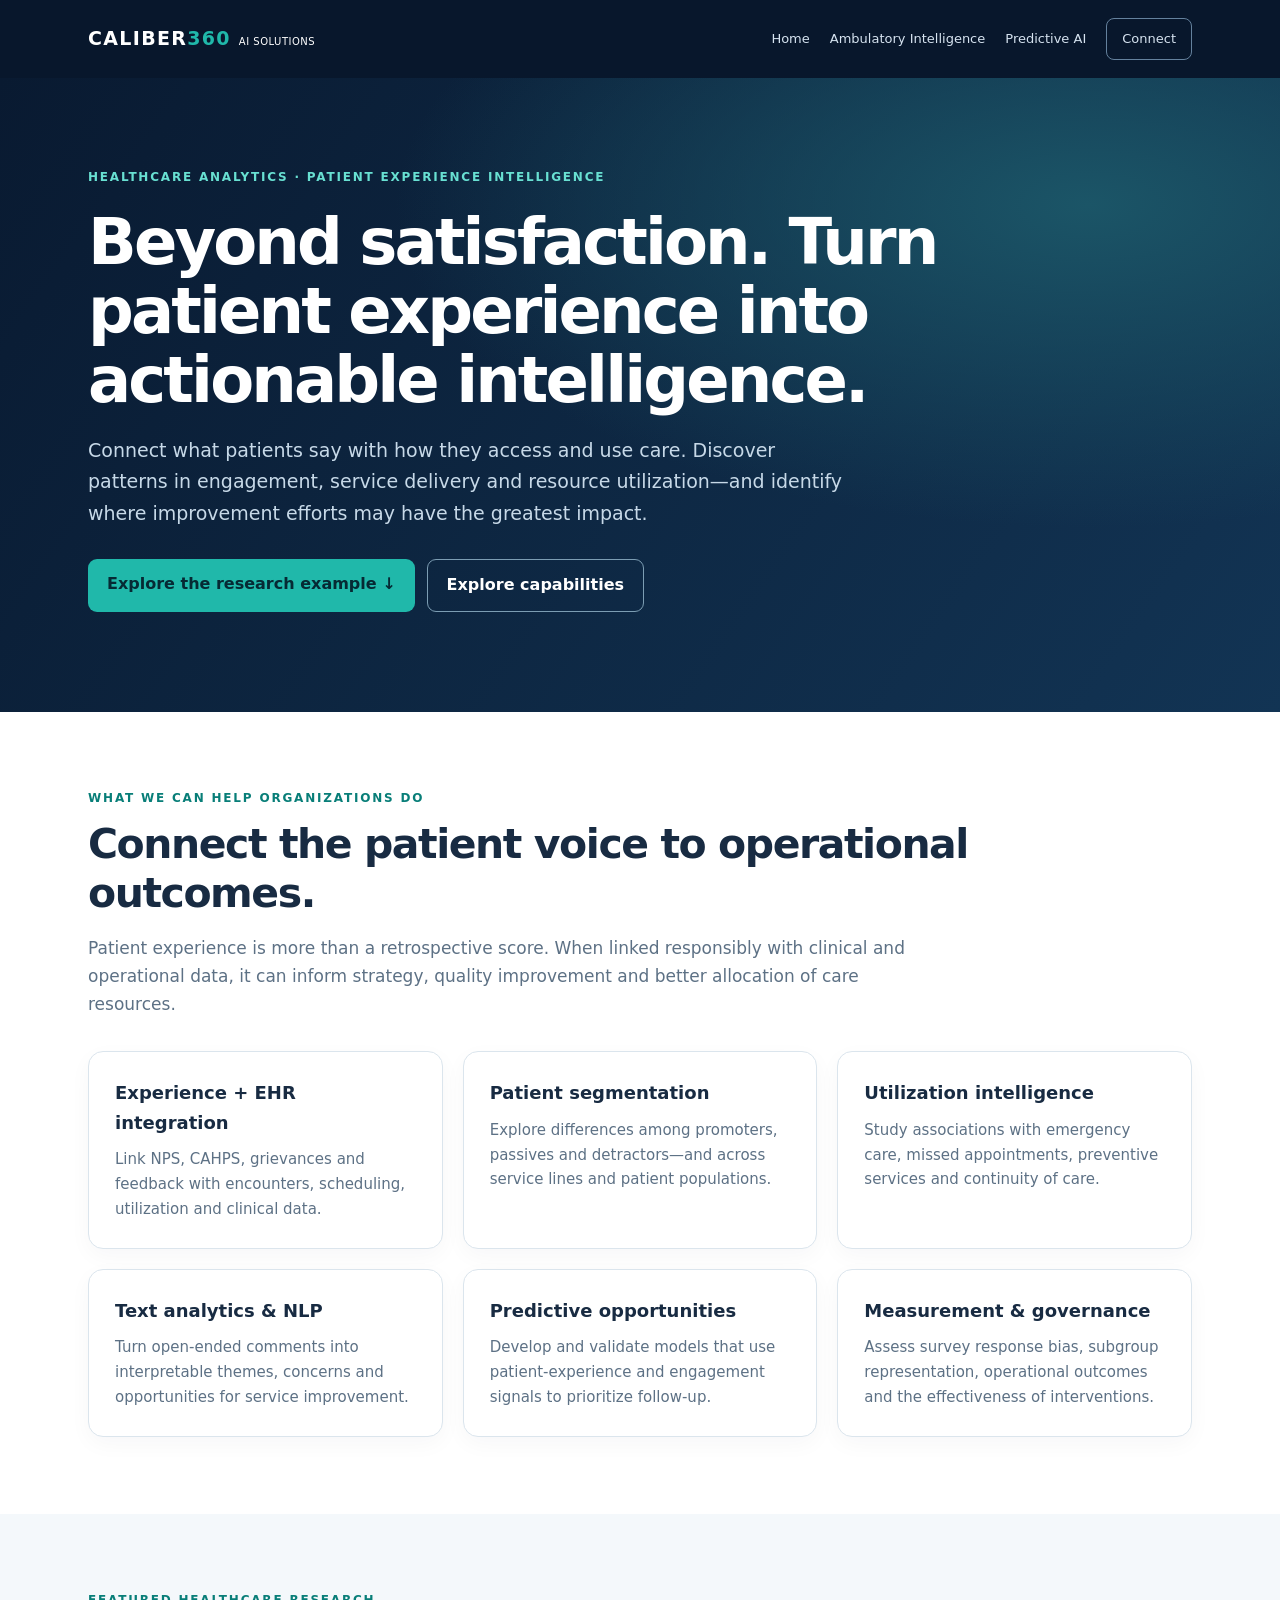
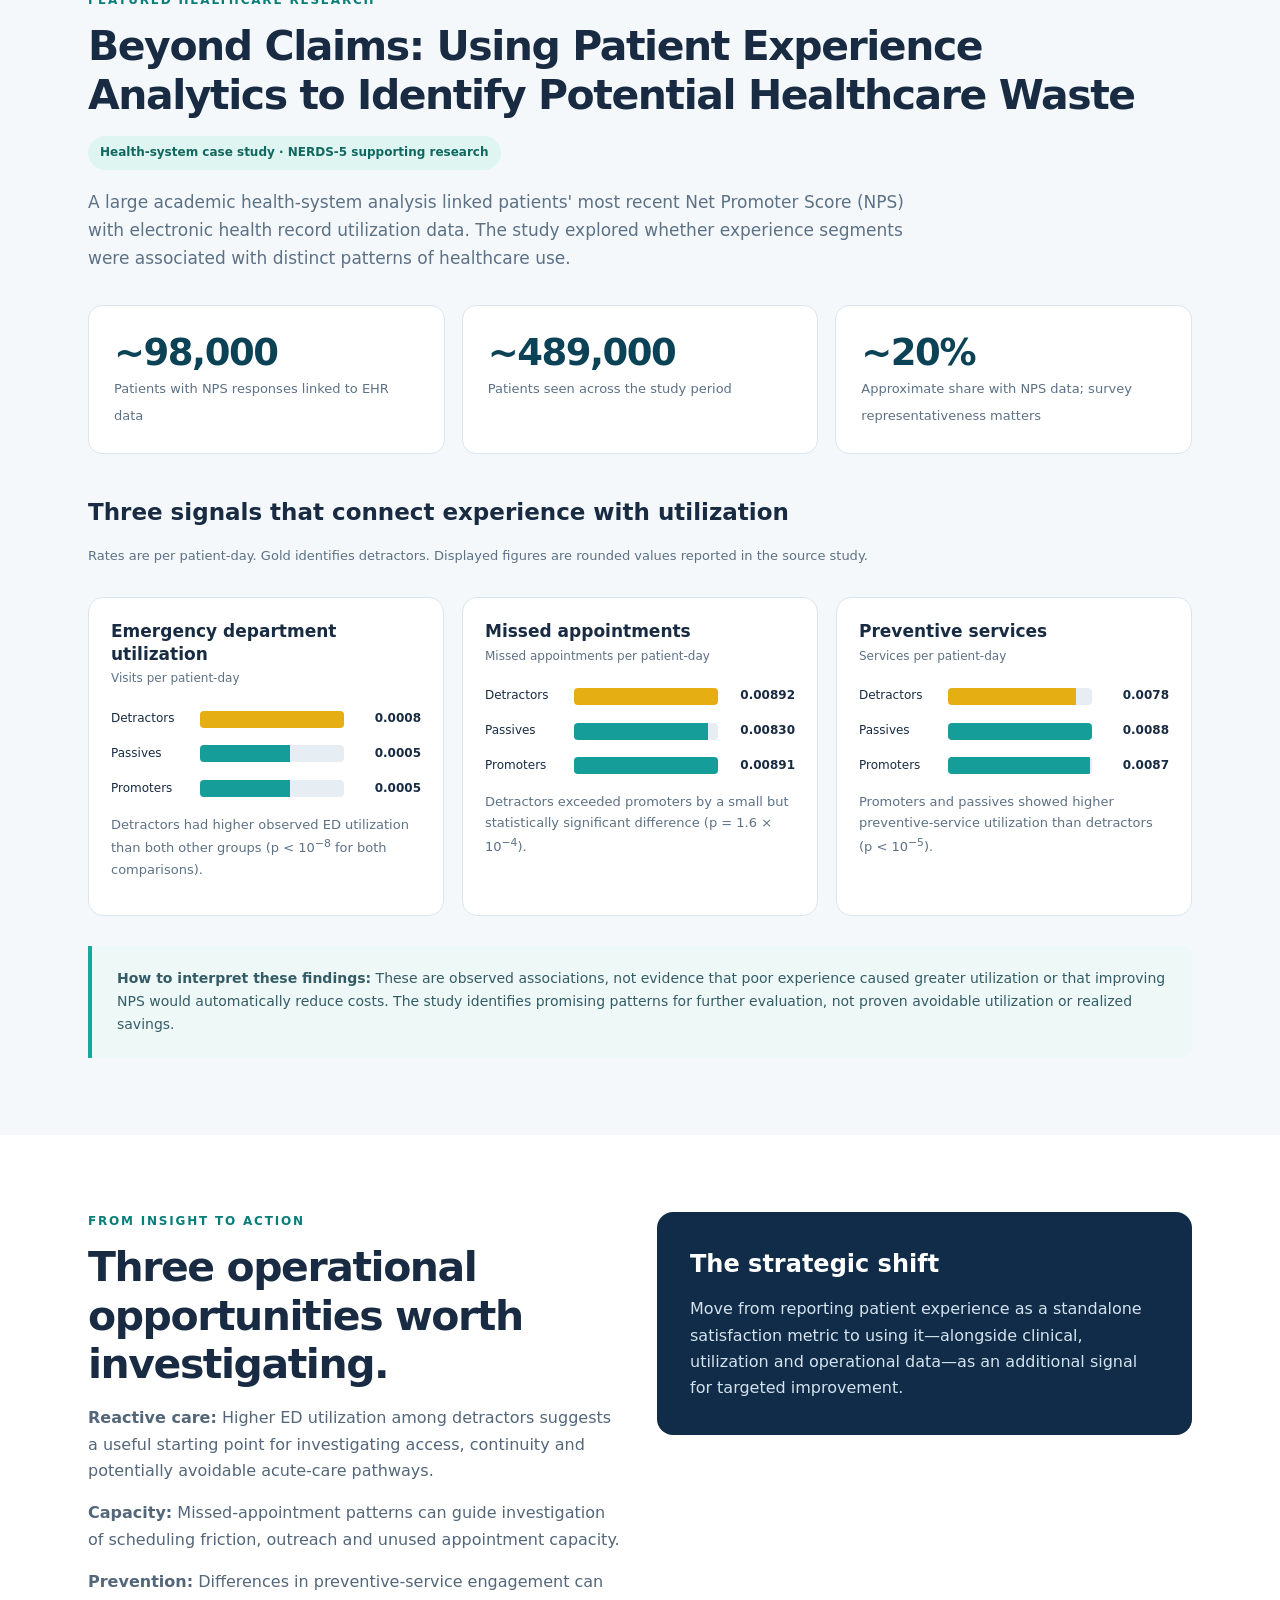
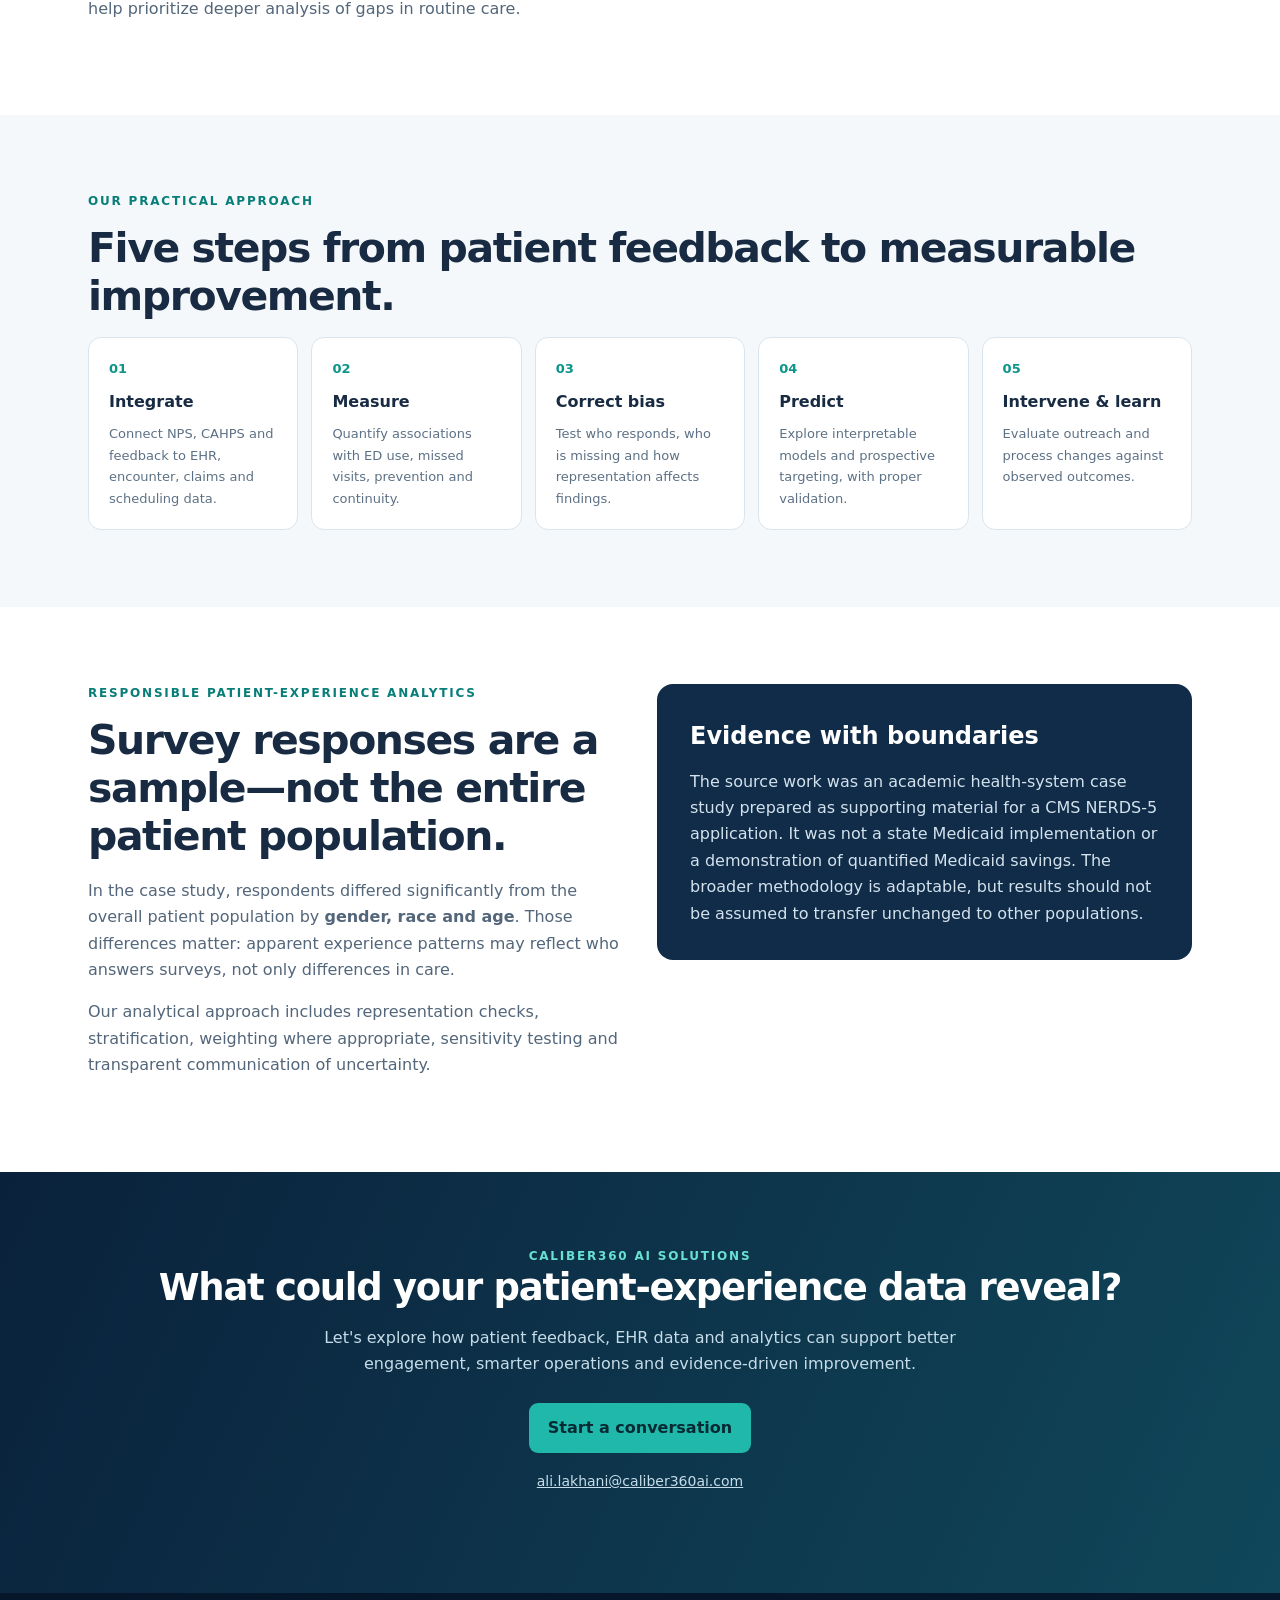
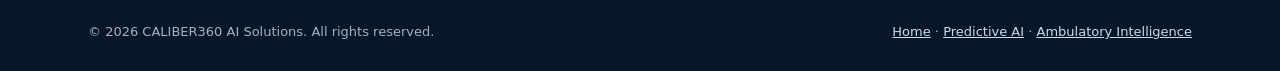
<file: patient-experience/index.html>
<!doctype html>
<html lang="en"><head><meta charset="utf-8"><meta name="viewport" content="width=device-width,initial-scale=1"><meta name="description" content="CALIBER360 Patient Experience Intelligence connects patient feedback, healthcare utilization and analytics to reveal opportunities for better access, engagement and operational efficiency."><title>Patient Experience Intelligence | CALIBER360 AI Solutions</title>
<style>
:root{--navy:#091a31;--navy2:#123454;--teal:#20b8aa;--ink:#182b42;--muted:#5d7185;--bg:#f4f8fb;--line:#dbe5ed;--gold:#f0b90b}*{box-sizing:border-box}html{scroll-behavior:smooth}body{margin:0;font-family:Inter,ui-sans-serif,system-ui,-apple-system,'Segoe UI',Arial,sans-serif;color:var(--ink);line-height:1.65}a{color:inherit}.wrap{max-width:1160px;margin:auto;padding:0 28px}header{background:#08172c;color:#fff}.nav{min-height:78px;display:flex;align-items:center;justify-content:space-between;gap:20px}.brand{font-weight:800;letter-spacing:.07em;font-size:19px;text-decoration:none;white-space:nowrap}.brand span{color:var(--teal)}.navlinks{display:flex;gap:20px;flex-wrap:wrap;align-items:center;font-size:13px}.navlinks a{text-decoration:none;color:#d6e3f0}.navlinks a:hover{color:#fff}.navlinks .outline{border:1px solid #64819d;border-radius:8px;padding:9px 15px}.hero{background:radial-gradient(ellipse at 85% 20%,#1b5567 0,transparent 45%),linear-gradient(125deg,#091a31,#123454);color:#fff;padding:90px 0 100px}.eyebrow,.kicker{font-size:12px;font-weight:800;letter-spacing:.15em;text-transform:uppercase}.eyebrow{color:#68e0d2}.kicker{color:#087e78}.hero h1{font-size:clamp(38px,5.2vw,64px);line-height:1.08;letter-spacing:-.045em;max-width:900px;margin:20px 0}.hero p{font-size:19px;color:#c7d9e8;max-width:770px;margin:0 0 30px}.btn{display:inline-block;text-decoration:none;font-weight:750;border-radius:9px;padding:12px 19px;background:var(--teal);color:#062a34}.btn.secondary{background:transparent;border:1px solid #7c9db3;color:#fff}.actions{display:flex;gap:12px;flex-wrap:wrap}.section{padding:77px 0}.alt{background:var(--bg)}h2{font-size:clamp(29px,3.2vw,42px);line-height:1.18;letter-spacing:-.035em;margin:12px 0 17px}.lead{font-size:17px;color:var(--muted);max-width:850px;margin:0 0 33px}.grid{display:grid;grid-template-columns:repeat(3,1fr);gap:20px}.card{background:white;border:1px solid var(--line);border-radius:15px;padding:26px;box-shadow:0 7px 22px rgba(10,35,60,.035)}.card h3{font-size:18px;margin:0 0 10px}.card p{color:var(--muted);font-size:15px;margin:0}.metrics{display:grid;grid-template-columns:repeat(3,1fr);gap:17px;margin:26px 0}.metric{background:white;border:1px solid var(--line);border-radius:14px;padding:25px}.metric strong{display:block;font-size:37px;color:#0c4255;letter-spacing:-.04em;line-height:1.2}.metric span{color:var(--muted);font-size:13px}.pill{display:inline-block;background:#dff5f1;color:#11685f;font-size:12px;font-weight:800;padding:7px 12px;border-radius:30px}.charts{display:grid;grid-template-columns:repeat(3,1fr);gap:18px;margin:30px 0}.chart{background:#fff;border:1px solid var(--line);border-radius:15px;padding:22px}.chart h3{font-size:17px;line-height:1.35;margin:0 0 4px}.chart .unit{font-size:12px;color:var(--muted);margin-bottom:20px}.bar{display:grid;grid-template-columns:80px 1fr 68px;gap:9px;align-items:center;font-size:12px;margin:15px 0}.track{height:17px;background:#e7eef3;border-radius:4px;overflow:hidden}.fill{height:100%;background:#159e99}.fill.det{background:#e5af14}.bar b{text-align:right;font-size:12px}.note{font-size:13px;color:var(--muted)}.two{display:grid;grid-template-columns:1fr 1fr;gap:34px;align-items:start}.two p{color:#53667a}.steps{display:grid;grid-template-columns:repeat(5,1fr);gap:13px;counter-reset:step}.step{background:#fff;border:1px solid var(--line);border-radius:13px;padding:20px}.step:before{counter-increment:step;content:counter(step,decimal-leading-zero);display:block;font-weight:800;color:#0b958b;margin-bottom:9px;font-size:13px}.step h3{font-size:16px;margin:0 0 8px}.step p{font-size:13px;color:var(--muted);margin:0}.callout{background:#102c48;color:#fff;padding:33px;border-radius:16px}.callout h3{font-size:24px;margin:0 0 12px}.callout p{color:#d3e2ed;margin:0}.limitations{border-left:4px solid #16a89c;background:#edf8f7;padding:21px 25px;border-radius:0 10px 10px 0;font-size:14px;color:#355c66}.cta{background:linear-gradient(115deg,#0a213b,#10475a);color:#fff;text-align:center;padding:75px 20px}.cta h2{font-size:37px;margin:0 0 15px}.cta p{color:#c6dce8;max-width:690px;margin:0 auto 25px}footer{background:#07172b;color:#9eb2c5;padding:28px 0;font-size:13px}footer .wrap{display:flex;justify-content:space-between;gap:15px;flex-wrap:wrap}footer a{color:#c6dce8}@media(max-width:900px){.charts,.grid,.metrics{grid-template-columns:repeat(2,1fr)}.steps{grid-template-columns:repeat(3,1fr)}.two{grid-template-columns:1fr}}@media(max-width:600px){.wrap{padding:0 20px}.nav{padding:20px 0;align-items:start;flex-direction:column}.navlinks{gap:12px}.hero{padding:65px 0}.section{padding:57px 0}.charts,.grid,.metrics,.steps{grid-template-columns:1fr}}
</style></head><body>
<header><div class="wrap nav"><a class="brand" href="/">CALIBER<span>360</span> <small style="font-size:10px;font-weight:500;letter-spacing:.05em">AI SOLUTIONS</small></a><nav class="navlinks" aria-label="Primary"><a href="/">Home</a><a href="/ambulatory/">Ambulatory Intelligence</a><a href="/ml/">Predictive AI</a><a class="outline" href="#contact">Connect</a></nav></div></header>
<main><section class="hero"><div class="wrap"><div class="eyebrow">Healthcare analytics · Patient experience intelligence</div><h1>Beyond satisfaction. Turn patient experience into actionable intelligence.</h1><p>Connect what patients say with how they access and use care. Discover patterns in engagement, service delivery and resource utilization—and identify where improvement efforts may have the greatest impact.</p><div class="actions"><a class="btn" href="#case-study">Explore the research example ↓</a><a class="btn secondary" href="#capabilities">Explore capabilities</a></div></div></section>
<section class="section" id="capabilities"><div class="wrap"><div class="kicker">What we can help organizations do</div><h2>Connect the patient voice to operational outcomes.</h2><p class="lead">Patient experience is more than a retrospective score. When linked responsibly with clinical and operational data, it can inform strategy, quality improvement and better allocation of care resources.</p><div class="grid"><article class="card"><h3>Experience + EHR integration</h3><p>Link NPS, CAHPS, grievances and feedback with encounters, scheduling, utilization and clinical data.</p></article><article class="card"><h3>Patient segmentation</h3><p>Explore differences among promoters, passives and detractors—and across service lines and patient populations.</p></article><article class="card"><h3>Utilization intelligence</h3><p>Study associations with emergency care, missed appointments, preventive services and continuity of care.</p></article><article class="card"><h3>Text analytics & NLP</h3><p>Turn open-ended comments into interpretable themes, concerns and opportunities for service improvement.</p></article><article class="card"><h3>Predictive opportunities</h3><p>Develop and validate models that use patient-experience and engagement signals to prioritize follow-up.</p></article><article class="card"><h3>Measurement & governance</h3><p>Assess survey response bias, subgroup representation, operational outcomes and the effectiveness of interventions.</p></article></div></div></section>
<section class="section alt" id="case-study"><div class="wrap"><div class="kicker">Featured healthcare research</div><h2>Beyond Claims: Using Patient Experience Analytics to Identify Potential Healthcare Waste</h2><span class="pill">Health-system case study · NERDS-5 supporting research</span><p class="lead" style="margin-top:18px">A large academic health-system analysis linked patients' most recent Net Promoter Score (NPS) with electronic health record utilization data. The study explored whether experience segments were associated with distinct patterns of healthcare use.</p><div class="metrics"><div class="metric"><strong>~98,000</strong><span>Patients with NPS responses linked to EHR data</span></div><div class="metric"><strong>~489,000</strong><span>Patients seen across the study period</span></div><div class="metric"><strong>~20%</strong><span>Approximate share with NPS data; survey representativeness matters</span></div></div><h3 style="font-size:23px;margin:40px 0 8px">Three signals that connect experience with utilization</h3><p class="note">Rates are per patient-day. Gold identifies detractors. Displayed figures are rounded values reported in the source study.</p><div class="charts"><div class="chart"><h3>Emergency department utilization</h3><div class="unit">Visits per patient-day</div><div class="bar"><span>Detractors</span><div class="track"><div class="fill det" style="width:100%"></div></div><b>0.0008</b></div><div class="bar"><span>Passives</span><div class="track"><div class="fill" style="width:62.5%"></div></div><b>0.0005</b></div><div class="bar"><span>Promoters</span><div class="track"><div class="fill" style="width:62.5%"></div></div><b>0.0005</b></div><p class="note">Detractors had higher observed ED utilization than both other groups (p &lt; 10<sup>−8</sup> for both comparisons).</p></div><div class="chart"><h3>Missed appointments</h3><div class="unit">Missed appointments per patient-day</div><div class="bar"><span>Detractors</span><div class="track"><div class="fill det" style="width:100%"></div></div><b>0.00892</b></div><div class="bar"><span>Passives</span><div class="track"><div class="fill" style="width:93.0%"></div></div><b>0.00830</b></div><div class="bar"><span>Promoters</span><div class="track"><div class="fill" style="width:99.9%"></div></div><b>0.00891</b></div><p class="note">Detractors exceeded promoters by a small but statistically significant difference (p = 1.6 × 10<sup>−4</sup>).</p></div><div class="chart"><h3>Preventive services</h3><div class="unit">Services per patient-day</div><div class="bar"><span>Detractors</span><div class="track"><div class="fill det" style="width:88.6%"></div></div><b>0.0078</b></div><div class="bar"><span>Passives</span><div class="track"><div class="fill" style="width:100%"></div></div><b>0.0088</b></div><div class="bar"><span>Promoters</span><div class="track"><div class="fill" style="width:98.9%"></div></div><b>0.0087</b></div><p class="note">Promoters and passives showed higher preventive-service utilization than detractors (p &lt; 10<sup>−5</sup>).</p></div></div><div class="limitations"><strong>How to interpret these findings:</strong> These are observed associations, not evidence that poor experience caused greater utilization or that improving NPS would automatically reduce costs. The study identifies promising patterns for further evaluation, not proven avoidable utilization or realized savings.</div></div></section>
<section class="section"><div class="wrap two"><div><div class="kicker">From insight to action</div><h2>Three operational opportunities worth investigating.</h2><p><strong>Reactive care:</strong> Higher ED utilization among detractors suggests a useful starting point for investigating access, continuity and potentially avoidable acute-care pathways.</p><p><strong>Capacity:</strong> Missed-appointment patterns can guide investigation of scheduling friction, outreach and unused appointment capacity.</p><p><strong>Prevention:</strong> Differences in preventive-service engagement can help prioritize deeper analysis of gaps in routine care.</p></div><div class="callout"><h3>The strategic shift</h3><p>Move from reporting patient experience as a standalone satisfaction metric to using it—alongside clinical, utilization and operational data—as an additional signal for targeted improvement.</p></div></div></section>
<section class="section alt"><div class="wrap"><div class="kicker">Our practical approach</div><h2>Five steps from patient feedback to measurable improvement.</h2><div class="steps"><div class="step"><h3>Integrate</h3><p>Connect NPS, CAHPS and feedback to EHR, encounter, claims and scheduling data.</p></div><div class="step"><h3>Measure</h3><p>Quantify associations with ED use, missed visits, prevention and continuity.</p></div><div class="step"><h3>Correct bias</h3><p>Test who responds, who is missing and how representation affects findings.</p></div><div class="step"><h3>Predict</h3><p>Explore interpretable models and prospective targeting, with proper validation.</p></div><div class="step"><h3>Intervene & learn</h3><p>Evaluate outreach and process changes against observed outcomes.</p></div></div></div></section>
<section class="section"><div class="wrap two"><div><div class="kicker">Responsible patient-experience analytics</div><h2>Survey responses are a sample—not the entire patient population.</h2><p>In the case study, respondents differed significantly from the overall patient population by <strong>gender, race and age</strong>. Those differences matter: apparent experience patterns may reflect who answers surveys, not only differences in care.</p><p>Our analytical approach includes representation checks, stratification, weighting where appropriate, sensitivity testing and transparent communication of uncertainty.</p></div><div class="callout"><h3>Evidence with boundaries</h3><p>The source work was an academic health-system case study prepared as supporting material for a CMS NERDS-5 application. It was not a state Medicaid implementation or a demonstration of quantified Medicaid savings. The broader methodology is adaptable, but results should not be assumed to transfer unchanged to other populations.</p></div></div></section>
<section id="contact" class="cta"><div class="wrap"><div class="eyebrow">CALIBER360 AI Solutions</div><h2>What could your patient-experience data reveal?</h2><p>Let's explore how patient feedback, EHR data and analytics can support better engagement, smarter operations and evidence-driven improvement.</p><a class="btn" href="mailto:ali.lakhani@caliber360ai.com?subject=Patient%20Experience%20Intelligence%20Inquiry">Start a conversation</a><p style="font-size:14px;margin-top:17px"><a href="mailto:ali.lakhani@caliber360ai.com" style="color:#c6dce8">ali.lakhani@caliber360ai.com</a></p></div></section></main>
<footer><div class="wrap"><span>© <span id="year">2026</span> CALIBER360 AI Solutions. All rights reserved.</span><span><a href="/">Home</a> · <a href="/ml/">Predictive AI</a> · <a href="/ambulatory/">Ambulatory Intelligence</a></span></div></footer><script>document.getElementById('year').textContent=new Date().getFullYear()</script></body></html>
</file>
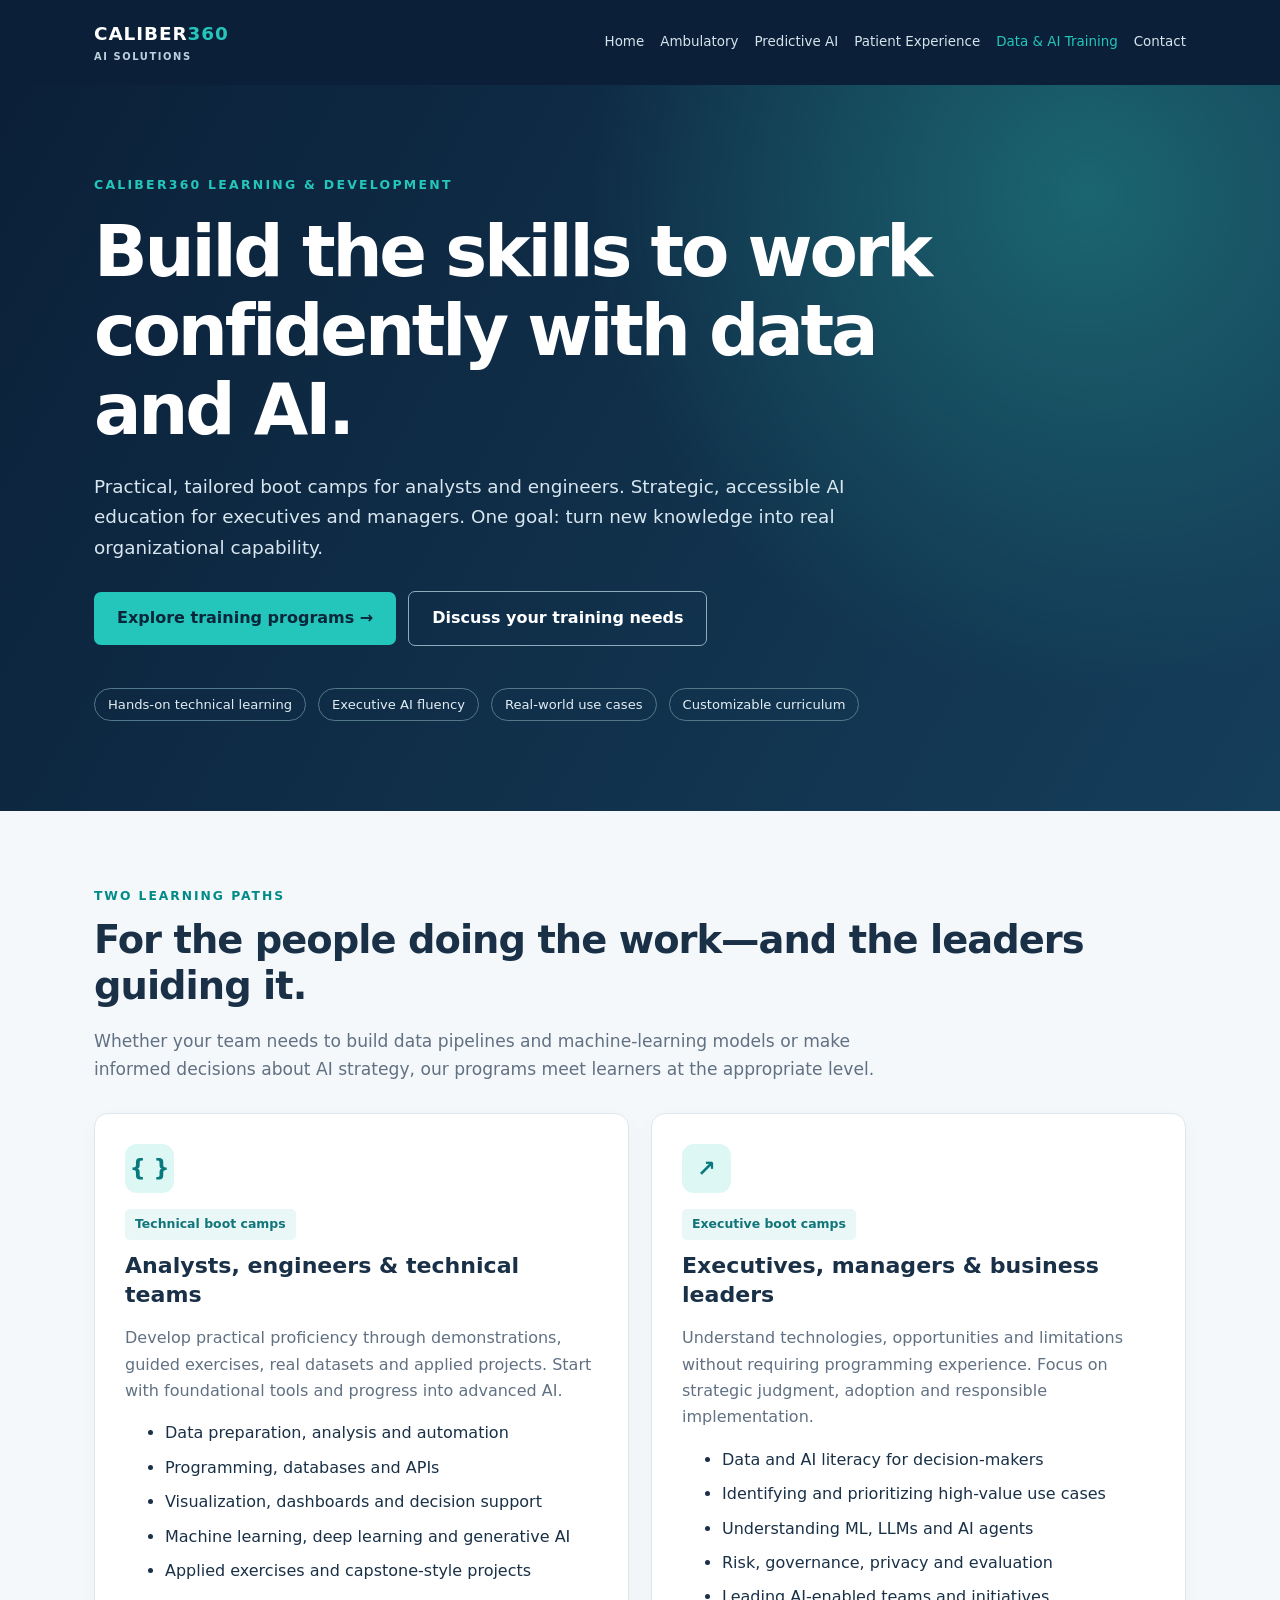
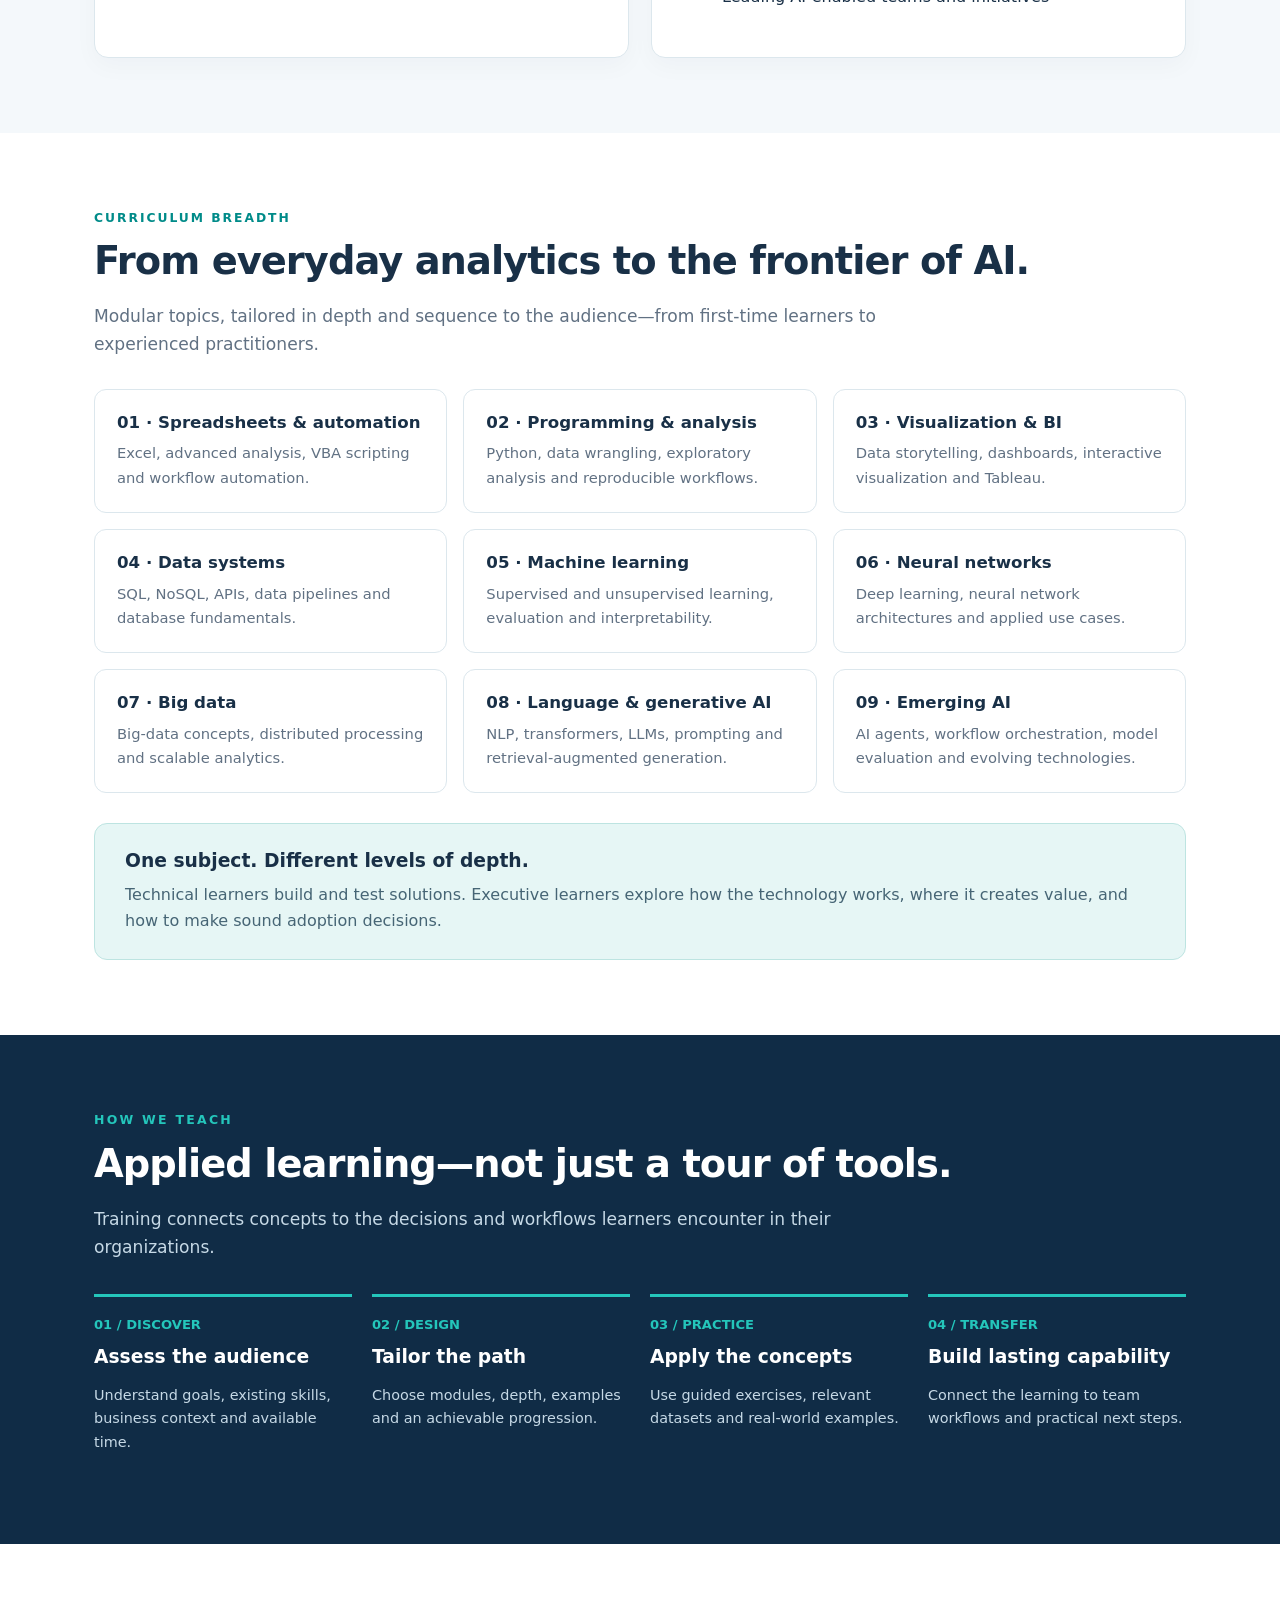
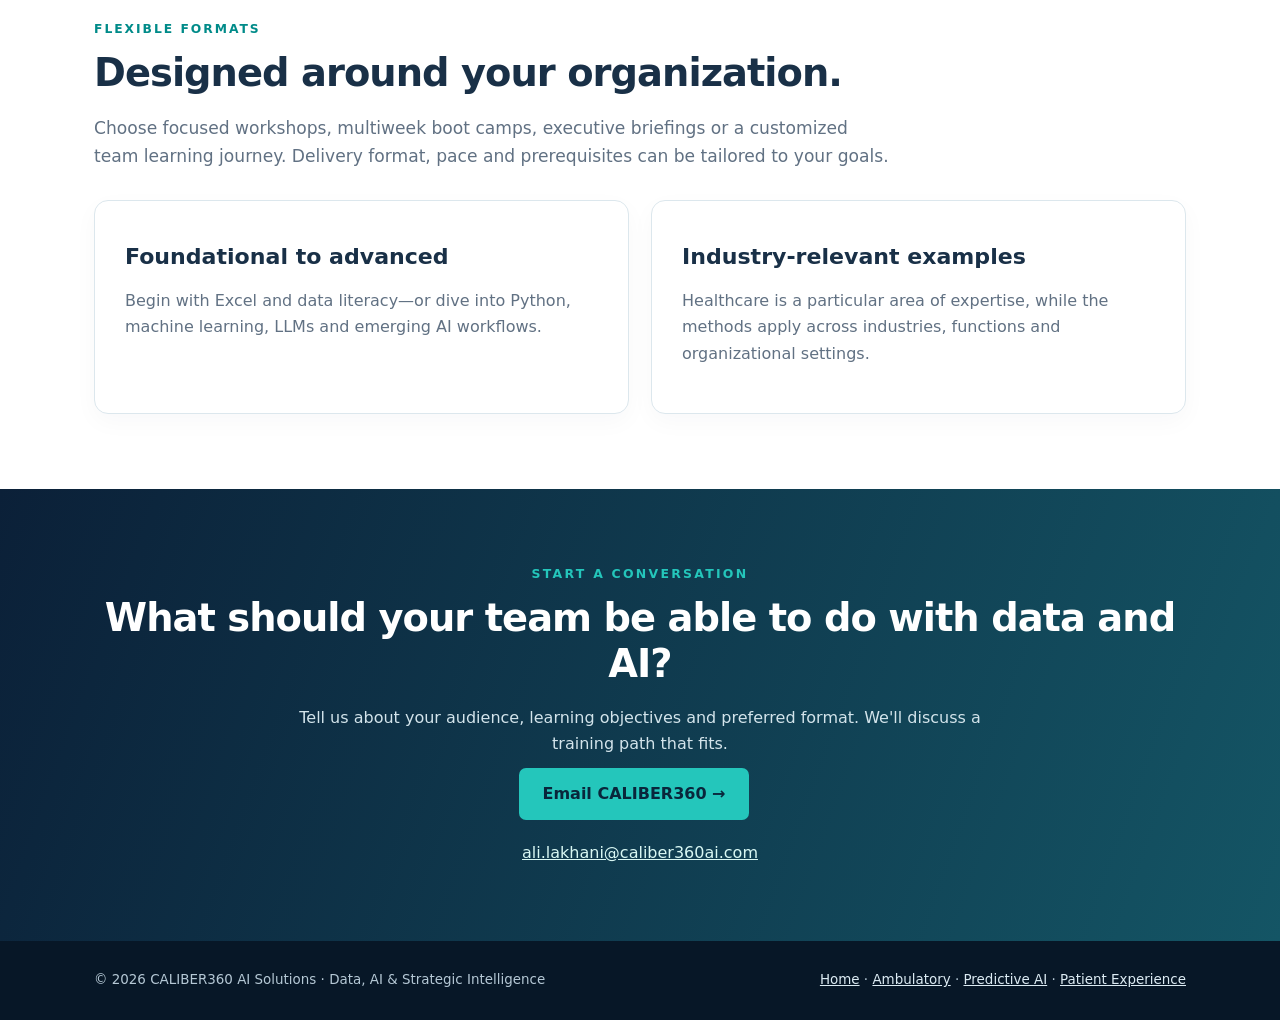
<file: training/index.html>
<!doctype html><html lang="en"><head><meta charset="utf-8"><meta name="viewport" content="width=device-width,initial-scale=1"><meta name="description" content="CALIBER360 Data and AI boot camps for executives, analysts and engineers."><title>Data & AI Training | CALIBER360 AI Solutions</title><style>
:root{--navy:#0b2038;--teal:#24c6bb;--ink:#193047;--muted:#617183;--bg:#f4f8fb}*{box-sizing:border-box}html{scroll-behavior:smooth}body{margin:0;font:16px/1.65 system-ui,-apple-system,Segoe UI,sans-serif;color:var(--ink)}.wrap{max-width:1140px;padding:0 24px;margin:auto}a{color:inherit}header{background:var(--navy);color:white}nav{display:flex;justify-content:space-between;align-items:center;gap:22px;padding-top:19px!important;padding-bottom:19px!important}.brand{font-weight:850;text-decoration:none;font-size:1.15rem;letter-spacing:.05em}.brand span,.eyebrow{color:var(--teal)}.brand small{display:block;font-size:.62rem;letter-spacing:.16em;color:#bcd0dd}.links{display:flex;flex-wrap:wrap;gap:16px}.links a{font-size:.84rem;text-decoration:none;color:#d5e3eb}.links a:hover,.links a[aria-current=page]{color:var(--teal)}.hero{background:radial-gradient(circle at 85% 15%,#1b6570,transparent 40%),linear-gradient(120deg,#0b2038,#153e5b);color:#fff;padding:90px 0}.eyebrow{text-transform:uppercase;letter-spacing:.18em;font-size:.78rem;font-weight:800}h1{font-size:clamp(2.7rem,5.5vw,4.8rem);line-height:1.12;letter-spacing:-.045em;max-width:900px;margin:18px 0 22px}h2{font-size:clamp(1.9rem,3vw,2.75rem);line-height:1.2;letter-spacing:-.025em;margin:10px 0 18px}h3{line-height:1.3}.hero p{font-size:1.15rem;color:#d8e6ef;max-width:780px}.btn{display:inline-block;background:var(--teal);color:#09263b;padding:13px 23px;border-radius:7px;font-weight:750;text-decoration:none;margin:10px 12px 0 0}.btn.secondary{background:transparent;border:1px solid #8eacbb;color:white}.chips{display:flex;flex-wrap:wrap;gap:12px;margin-top:42px}.chips span{border:1px solid #53788a;border-radius:30px;padding:5px 13px;font-size:.82rem;color:#e2edf3}section{padding:75px 0}.soft{background:var(--bg)}.kicker{font-size:.77rem;text-transform:uppercase;letter-spacing:.16em;font-weight:800;color:#008b89}.lead{max-width:800px;color:var(--muted);font-size:1.07rem}.grid{display:grid;grid-template-columns:repeat(2,minmax(0,1fr));gap:22px;margin-top:30px}.card{background:white;border:1px solid #dce7ed;border-radius:14px;padding:30px;box-shadow:0 8px 25px #102a4508}.card h3{font-size:1.38rem;margin:12px 0}.card p,.topic p{color:var(--muted)}.card li{margin:8px 0}.symbol{width:49px;height:49px;border-radius:12px;background:#ddf7f4;display:grid;place-items:center;color:#087a7d;font-weight:900;font-size:1.4rem}.tag{font-size:.78rem;font-weight:800;color:#11757a;background:#e9f7f6;border-radius:5px;padding:5px 10px;display:inline-block;margin-top:16px}.topics{display:grid;grid-template-columns:repeat(3,1fr);gap:16px;margin-top:30px}.topic{padding:22px;border:1px solid #dce7ed;border-radius:12px;background:#fff}.topic h3{font-size:1.04rem;margin:0 0 8px}.topic p{font-size:.92rem;margin:0}.band{background:#102c46;color:white}.band .lead{color:#c6d9e6}.steps{display:grid;grid-template-columns:repeat(4,1fr);gap:20px;margin-top:32px}.step{border-top:3px solid var(--teal);padding-top:14px}.step strong{color:var(--teal);font-size:.82rem}.step h3{margin:8px 0}.step p{font-size:.9rem;color:#c6d9e6}.note{margin-top:30px;padding:25px 30px;border-radius:13px;background:#e6f6f5;border:1px solid #bde4e1}.note p{margin:0;color:#466575}.cta{background:linear-gradient(110deg,#0b2038,#145565);color:white;text-align:center}.cta p{color:#d3e4eb;max-width:700px;margin:0 auto}.cta a.email{color:#d9f8f4}footer{background:#071727;color:#b5c8d5;padding:28px 0;font-size:.84rem}footer .wrap{display:flex;justify-content:space-between;gap:18px;flex-wrap:wrap}footer a{color:#dcebf3}@media(max-width:800px){nav{flex-direction:column;align-items:flex-start}.topics{grid-template-columns:repeat(2,1fr)}.steps{grid-template-columns:repeat(2,1fr)}}@media(max-width:540px){.grid,.topics,.steps{grid-template-columns:1fr}section{padding:56px 0}.hero{padding:65px 0}.card{padding:23px}}
</style></head><body>
<header><nav class="wrap" aria-label="Main navigation"><a class="brand" href="/">CALIBER<span>360</span><small>AI SOLUTIONS</small></a><div class="links"><a href="/">Home</a><a href="/ambulatory/">Ambulatory</a><a href="/ml/">Predictive AI</a><a href="/patient-experience/">Patient Experience</a><a href="/training/" aria-current="page">Data & AI Training</a><a href="#contact">Contact</a></div></nav></header>
<main><section class="hero"><div class="wrap"><div class="eyebrow">CALIBER360 Learning & Development</div><h1>Build the skills to work confidently with data and AI.</h1><p>Practical, tailored boot camps for analysts and engineers. Strategic, accessible AI education for executives and managers. One goal: turn new knowledge into real organizational capability.</p><a class="btn" href="#programs">Explore training programs →</a><a class="btn secondary" href="mailto:ali.lakhani@caliber360ai.com?subject=Data%20and%20AI%20Training%20Inquiry">Discuss your training needs</a><div class="chips"><span>Hands-on technical learning</span><span>Executive AI fluency</span><span>Real-world use cases</span><span>Customizable curriculum</span></div></div></section>
<section class="soft" id="programs"><div class="wrap"><div class="kicker">Two learning paths</div><h2>For the people doing the work—and the leaders guiding it.</h2><p class="lead">Whether your team needs to build data pipelines and machine-learning models or make informed decisions about AI strategy, our programs meet learners at the appropriate level.</p><div class="grid"><article class="card"><div class="symbol">{ }</div><span class="tag">Technical boot camps</span><h3>Analysts, engineers & technical teams</h3><p>Develop practical proficiency through demonstrations, guided exercises, real datasets and applied projects. Start with foundational tools and progress into advanced AI.</p><ul><li>Data preparation, analysis and automation</li><li>Programming, databases and APIs</li><li>Visualization, dashboards and decision support</li><li>Machine learning, deep learning and generative AI</li><li>Applied exercises and capstone-style projects</li></ul></article><article class="card"><div class="symbol">↗</div><span class="tag">Executive boot camps</span><h3>Executives, managers & business leaders</h3><p>Understand technologies, opportunities and limitations without requiring programming experience. Focus on strategic judgment, adoption and responsible implementation.</p><ul><li>Data and AI literacy for decision-makers</li><li>Identifying and prioritizing high-value use cases</li><li>Understanding ML, LLMs and AI agents</li><li>Risk, governance, privacy and evaluation</li><li>Leading AI-enabled teams and initiatives</li></ul></article></div></div></section>
<section id="curriculum"><div class="wrap"><div class="kicker">Curriculum breadth</div><h2>From everyday analytics to the frontier of AI.</h2><p class="lead">Modular topics, tailored in depth and sequence to the audience—from first-time learners to experienced practitioners.</p><div class="topics"><div class="topic"><h3>01 · Spreadsheets & automation</h3><p>Excel, advanced analysis, VBA scripting and workflow automation.</p></div><div class="topic"><h3>02 · Programming & analysis</h3><p>Python, data wrangling, exploratory analysis and reproducible workflows.</p></div><div class="topic"><h3>03 · Visualization & BI</h3><p>Data storytelling, dashboards, interactive visualization and Tableau.</p></div><div class="topic"><h3>04 · Data systems</h3><p>SQL, NoSQL, APIs, data pipelines and database fundamentals.</p></div><div class="topic"><h3>05 · Machine learning</h3><p>Supervised and unsupervised learning, evaluation and interpretability.</p></div><div class="topic"><h3>06 · Neural networks</h3><p>Deep learning, neural network architectures and applied use cases.</p></div><div class="topic"><h3>07 · Big data</h3><p>Big-data concepts, distributed processing and scalable analytics.</p></div><div class="topic"><h3>08 · Language & generative AI</h3><p>NLP, transformers, LLMs, prompting and retrieval-augmented generation.</p></div><div class="topic"><h3>09 · Emerging AI</h3><p>AI agents, workflow orchestration, model evaluation and evolving technologies.</p></div></div><div class="note"><h3 style="margin:0 0 8px">One subject. Different levels of depth.</h3><p>Technical learners build and test solutions. Executive learners explore how the technology works, where it creates value, and how to make sound adoption decisions.</p></div></div></section>
<section class="band" id="approach"><div class="wrap"><div class="eyebrow">How we teach</div><h2>Applied learning—not just a tour of tools.</h2><p class="lead">Training connects concepts to the decisions and workflows learners encounter in their organizations.</p><div class="steps"><div class="step"><strong>01 / DISCOVER</strong><h3>Assess the audience</h3><p>Understand goals, existing skills, business context and available time.</p></div><div class="step"><strong>02 / DESIGN</strong><h3>Tailor the path</h3><p>Choose modules, depth, examples and an achievable progression.</p></div><div class="step"><strong>03 / PRACTICE</strong><h3>Apply the concepts</h3><p>Use guided exercises, relevant datasets and real-world examples.</p></div><div class="step"><strong>04 / TRANSFER</strong><h3>Build lasting capability</h3><p>Connect the learning to team workflows and practical next steps.</p></div></div></div></section>
<section><div class="wrap"><div class="kicker">Flexible formats</div><h2>Designed around your organization.</h2><p class="lead">Choose focused workshops, multiweek boot camps, executive briefings or a customized team learning journey. Delivery format, pace and prerequisites can be tailored to your goals.</p><div class="grid"><div class="card"><h3>Foundational to advanced</h3><p>Begin with Excel and data literacy—or dive into Python, machine learning, LLMs and emerging AI workflows.</p></div><div class="card"><h3>Industry-relevant examples</h3><p>Healthcare is a particular area of expertise, while the methods apply across industries, functions and organizational settings.</p></div></div></div></section>
<section class="cta" id="contact"><div class="wrap"><div class="eyebrow">Start a conversation</div><h2>What should your team be able to do with data and AI?</h2><p>Tell us about your audience, learning objectives and preferred format. We'll discuss a training path that fits.</p><a class="btn" href="mailto:ali.lakhani@caliber360ai.com?subject=Data%20and%20AI%20Boot%20Camp%20Inquiry">Email CALIBER360 →</a><p style="margin-top:20px"><a class="email" href="mailto:ali.lakhani@caliber360ai.com">ali.lakhani@caliber360ai.com</a></p></div></section></main>
<footer><div class="wrap"><span>© 2026 CALIBER360 AI Solutions · Data, AI & Strategic Intelligence</span><span><a href="/">Home</a> · <a href="/ambulatory/">Ambulatory</a> · <a href="/ml/">Predictive AI</a> · <a href="/patient-experience/">Patient Experience</a></span></div></footer></body></html>
</file>
